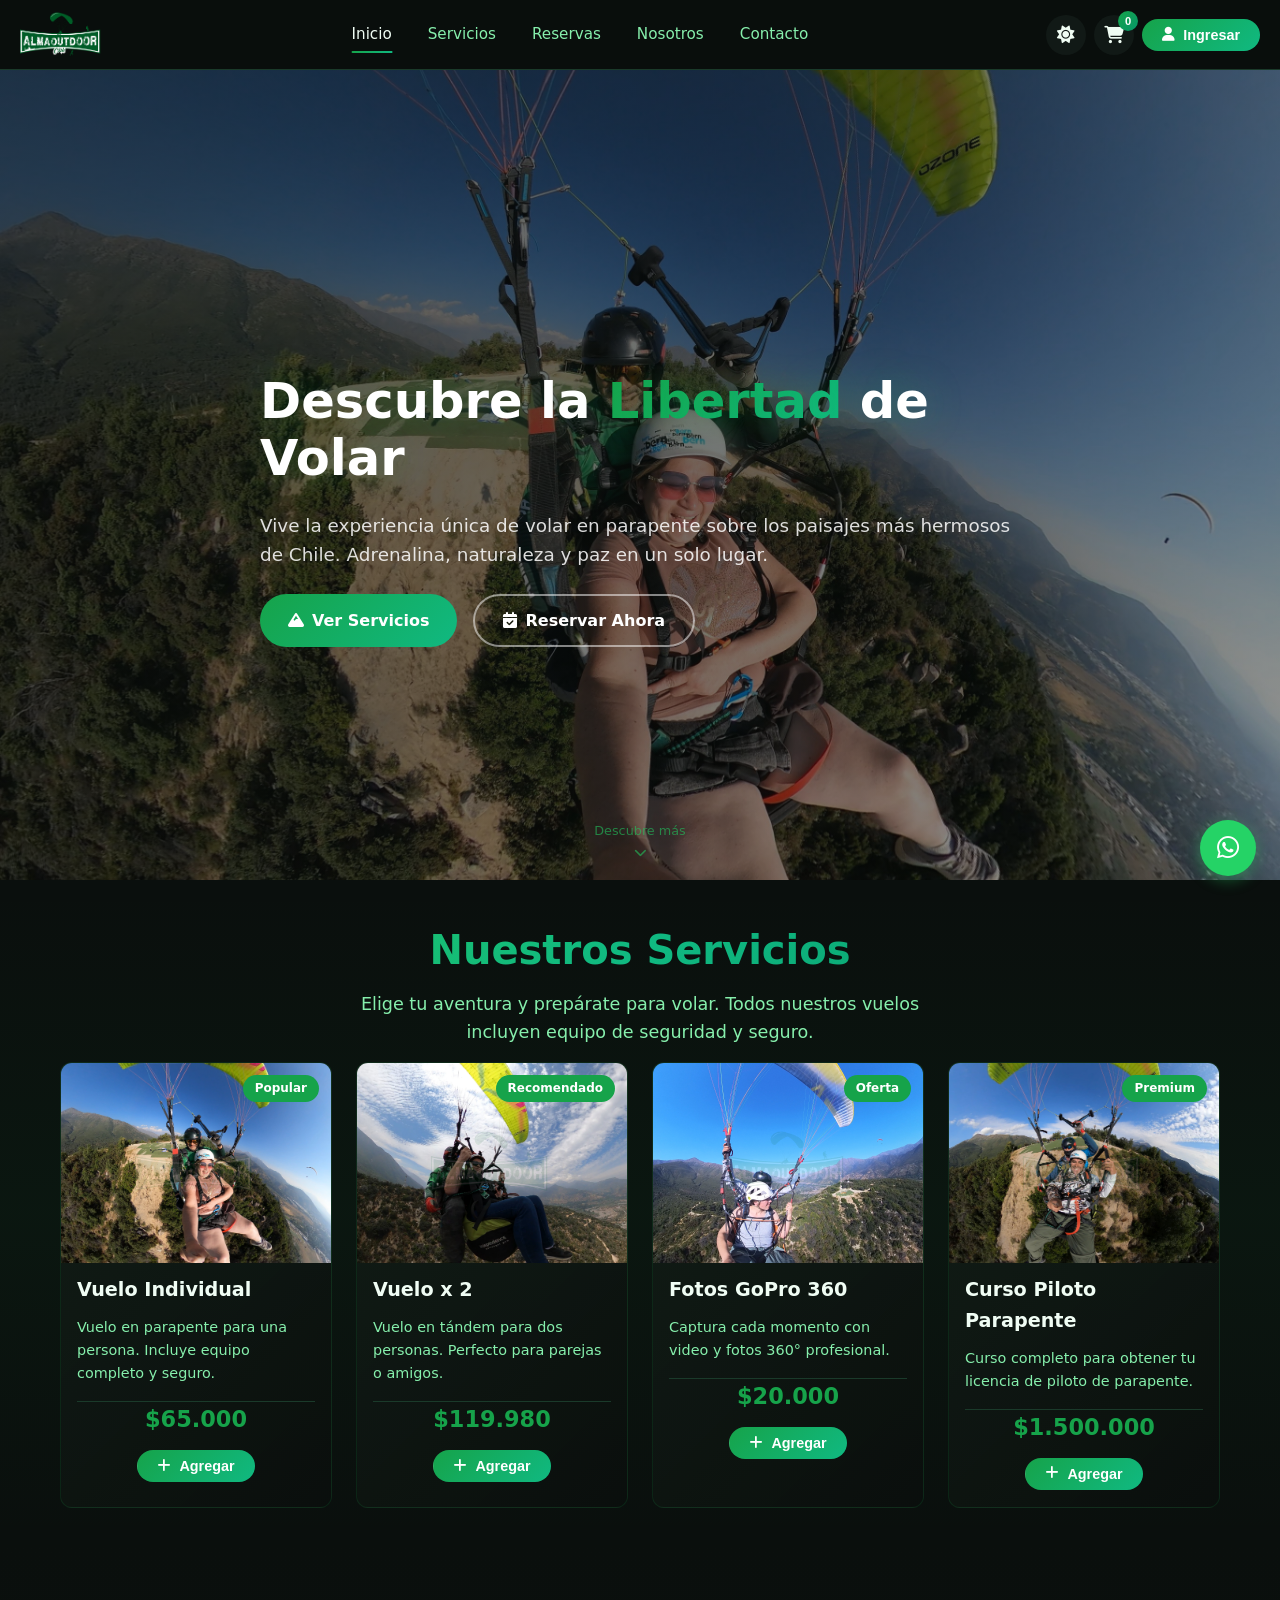
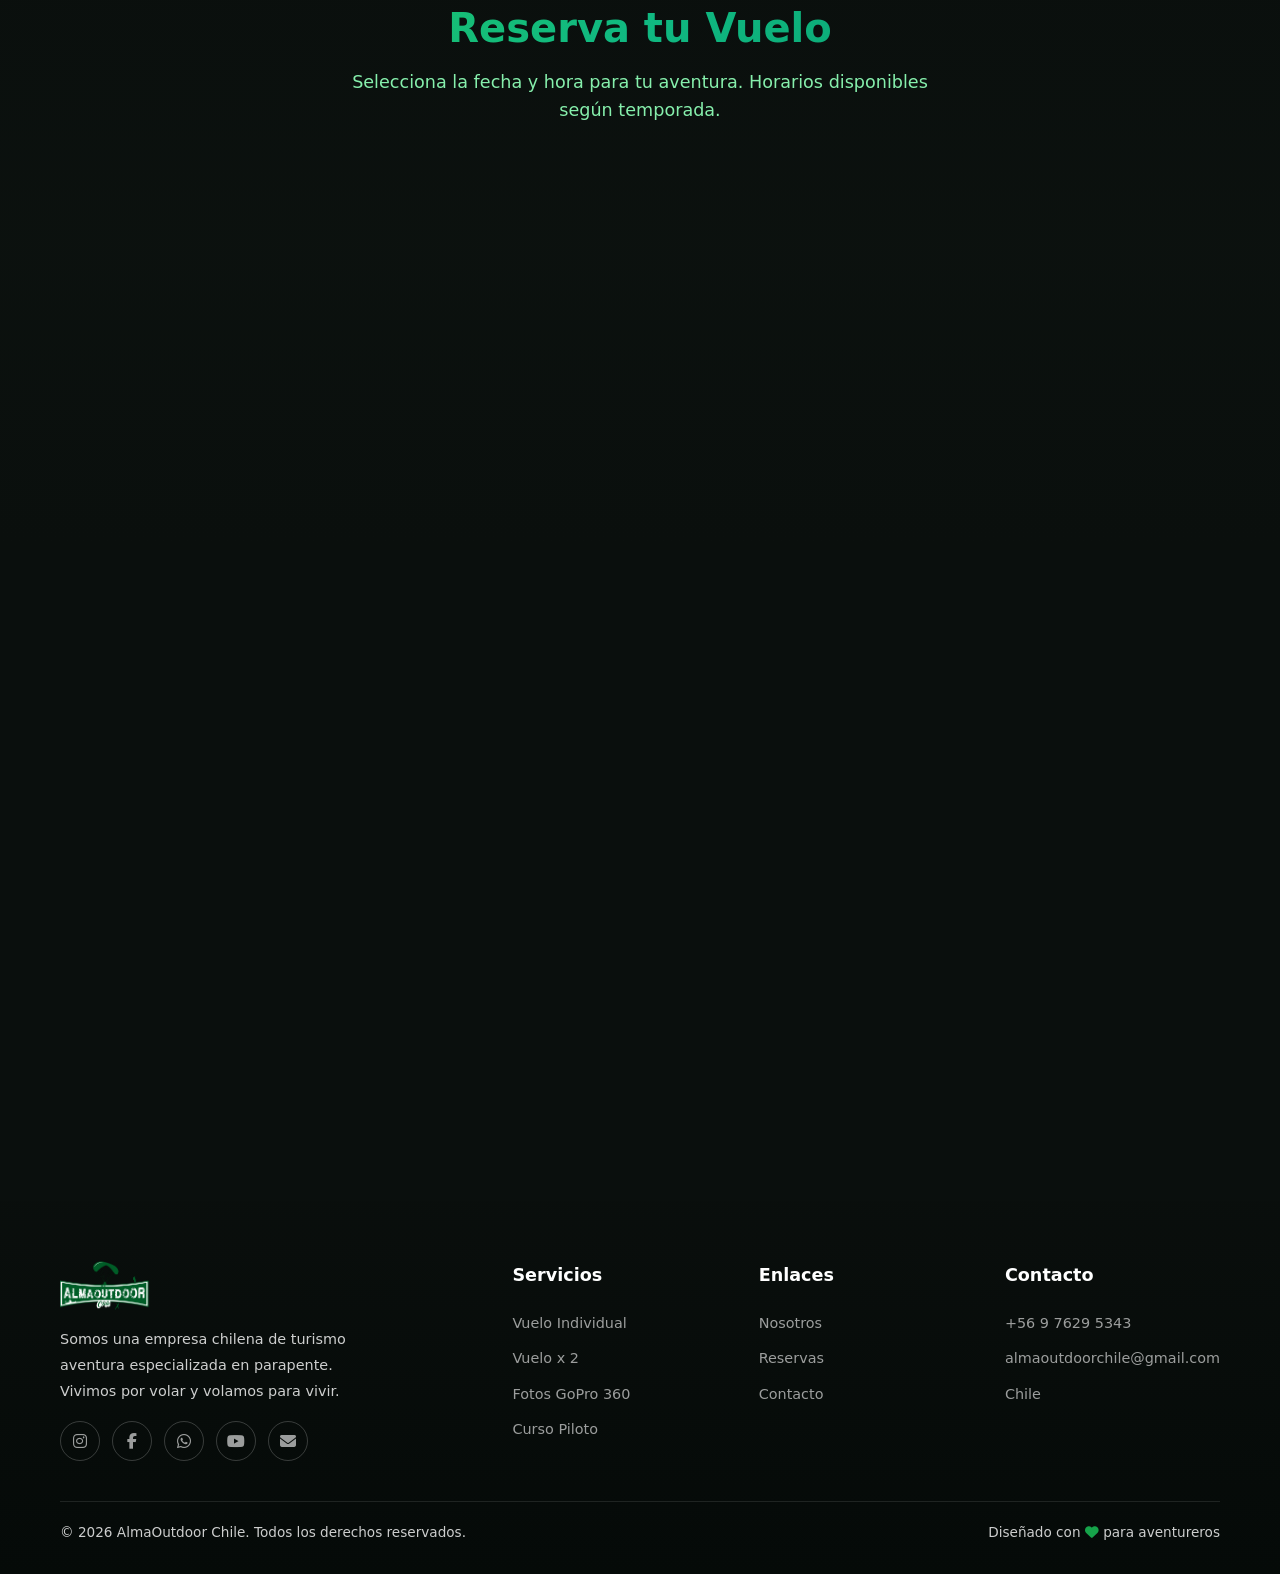
<file: index.html>
<!DOCTYPE html>
<html lang="es" data-theme="dark">

<head>
  <meta charset="UTF-8">
  <meta name="viewport" content="width=device-width, initial-scale=1.0">
  <title>AlmaOutdoor Chile - Turismo Aventura en Parapente</title>
  <meta name="description"
    content="Vive la experiencia del parapente en Chile con AlmaOutdoor. Vuelos individuales, en tándem, cursos y más. Reserva tu aventura ahora.">
  <link rel="icon" type="image/png" href="img/logo/icono.png">
  <link rel="stylesheet" href="https://cdnjs.cloudflare.com/ajax/libs/font-awesome/6.5.1/css/all.min.css">
  <link rel="stylesheet" href="css/styles.css">
</head>

<body>

  <!-- Sky background layers -->
  <div class="sky-layer" id="skyLayer">
    <div class="sky-gradient"></div>
    <div class="stars-container" id="starsContainer"></div>
    <div class="shooting-stars" id="shootingStars"></div>
    <div class="aurora" id="aurora"></div>
    <div class="sun-moon" id="sunMoon"></div>
  </div>

  <!-- Mountains silhouette -->
  <div class="mountains-layer" id="mountainsLayer">
    <svg class="mountains-svg" viewBox="0 0 1440 320" preserveAspectRatio="none">
      <path class="mountain-far"
        d="M0,320 L0,220 Q120,120 240,180 Q360,60 480,160 Q600,40 720,140 Q840,20 960,120 Q1080,60 1200,160 Q1320,80 1440,140 L1440,320 Z" />
      <path class="mountain-mid"
        d="M0,320 L0,260 Q180,180 360,220 Q540,140 720,200 Q900,100 1080,180 Q1260,120 1440,200 L1440,320 Z" />
      <path class="mountain-near" d="M0,320 L0,280 Q240,220 480,260 Q720,180 960,240 Q1200,200 1440,260 L1440,320 Z" />
    </svg>
  </div>

  <!-- Floating clouds -->
  <div class="clouds-layer" id="cloudsLayer"></div>

  <!-- Header -->
  <header class="header" id="header">
    <div class="header-inner">
      <a href="#" class="logo">
        <img src="img/logo/Logo_AlmaOutdoor2.png" alt="AlmaOutdoor Chile">
        <span></span>
      </a>
      <nav class="nav" id="nav">
        <a href="#inicio">Inicio</a>
        <a href="#servicios">Servicios</a>
        <a href="#reservas">Reservas</a>
        <a href="nosotros.html">Nosotros</a>
        <a href="#contacto">Contacto</a>
      </nav>
      <div class="header-actions">
        <button class="theme-toggle" id="themeToggle" aria-label="Cambiar modo oscuro/claro">
          <i class="fas fa-moon"></i>
        </button>
        <button class="cart-btn" id="cartBtn" aria-label="Carrito de compras">
          <i class="fas fa-shopping-cart"></i>
          <span class="cart-count" id="cartCount">0</span>
        </button>
        <button class="btn btn-primary btn-sm" id="loginBtn"><i class="fas fa-user"></i> Ingresar</button>
        <button class="hamburger" id="hamburger" aria-label="Menú">
          <span></span><span></span><span></span>
        </button>
      </div>
    </div>
  </header>

  <!-- Hero -->
  <section class="hero" id="inicio">
    <div class="hero-slideshow" id="heroSlideshow"></div>
    <div class="container hero-content">
      <h1>Descubre la <span>Libertad</span> de Volar</h1>
      <p>Vive la experiencia única de volar en parapente sobre los paisajes más hermosos de Chile. Adrenalina,
        naturaleza y paz en un solo lugar.</p>
      <div class="hero-buttons">
        <a href="#servicios" class="btn btn-primary"><i class="fas fa-mountain"></i> Ver Servicios</a>
        <a href="#reservas" class="btn btn-outline"><i class="fas fa-calendar-check"></i> Reservar Ahora</a>
      </div>
    </div>
    <a href="#servicios" class="hero-scroll" aria-label="Ir a servicios">
      <span>Descubre más</span>
      <i class="fas fa-chevron-down"></i>
    </a>
  </section>

  <!-- Services -->
  <section class="section" id="servicios">
    <div class="container">
      <h2 class="section-title reveal">Nuestros Servicios</h2>
      <p class="section-subtitle reveal">Elige tu aventura y prepárate para volar. Todos nuestros vuelos incluyen equipo
        de seguridad y seguro.</p>
      <div class="services-grid" id="servicesGrid"></div>
    </div>
  </section>

  <!-- Booking -->
  <section class="section booking-section" id="reservas">
    <div class="container">
      <h2 class="section-title reveal">Reserva tu Vuelo</h2>
      <p class="section-subtitle reveal">Selecciona la fecha y hora para tu aventura. Horarios disponibles según
        temporada.</p>
      <div class="booking-grid">
        <div class="booking-left">
          <div class="calendar-container reveal">
            <div class="calendar-header">
              <h3 id="calendarMonthYear"></h3>
              <div class="calendar-nav">
                <button id="prevMonth"><i class="fas fa-chevron-left"></i></button>
                <button id="nextMonth"><i class="fas fa-chevron-right"></i></button>
              </div>
            </div>
            <div class="calendar-weekdays">
              <span>Dom</span><span>Lun</span><span>Mar</span><span>Mié</span><span>Jue</span><span>Vie</span><span>Sáb</span>
            </div>
            <div class="calendar-days" id="calendarDays"></div>
          </div>
          <div class="time-slots reveal" id="timeSlotsContainer">
            <h3><i class="fas fa-clock"></i> Horarios Disponibles</h3>
            <p style="color:var(--text-muted);font-size:0.9rem;margin-bottom:16px;">Selecciona una fecha para ver los
              horarios</p>
            <div class="time-slots-grid" id="timeSlotsGrid"></div>
          </div>
        </div>
        <div class="booking-right">
          <div class="booking-summary reveal">
            <h3><i class="fas fa-file-invoice"></i> Resumen de Reserva</h3>
            <div id="bookingSummaryItems">
              <p style="color:var(--text-muted);font-size:0.9rem;">Selecciona servicios y fecha para continuar</p>
            </div>
            <div class="booking-summary-total" id="bookingTotal">$0</div>
            <button class="btn btn-primary" style="width:100%;margin-top:16px;" id="bookingCheckoutBtn">
              <i class="fas fa-arrow-right"></i> Continuar al Pago
            </button>
          </div>
        </div>
      </div>
    </div>
  </section>

  <!-- Testimonials -->
  <!-- <section class="section" style="background:var(--bg-alt);">
    <div class="container">
      <h2 class="section-title reveal">Lo que dicen nuestros aventureros</h2>
      <p class="section-subtitle reveal">La mejor experiencia de sus vidas, según quienes ya volaron con nosotros.</p>
      <div style="display:grid;grid-template-columns:repeat(auto-fit,minmax(300px,1fr));gap:24px;"
        id="testimonialsGrid">
        <div class="testimonial-card"
          style="background:var(--bg-card);border-radius:var(--radius);padding:24px;border:1px solid var(--border);">
          <div style="display:flex;gap:4px;color:#fbbf24;margin-bottom:12px;">
            <i class="fas fa-star"></i><i class="fas fa-star"></i><i class="fas fa-star"></i><i
              class="fas fa-star"></i><i class="fas fa-star"></i>
          </div>
          <p style="color:var(--text-muted);margin-bottom:16px;font-style:italic;">"Una experiencia increíble, volar
            sobre los Andes fue algo que nunca olvidaré. El equipo de AlmaOutdoor es muy profesional y te hace sentir
            seguro en todo momento."</p>
          <div style="display:flex;align-items:center;gap:12px;">
            <div
              style="width:44px;height:44px;border-radius:50%;background:var(--gradient-1);display:flex;align-items:center;justify-content:center;color:#fff;font-weight:700;">
              MC</div>
            <div><strong>María Campos</strong><br><span style="font-size:0.85rem;color:var(--text-muted);">Vuelo
                Individual</span></div>
          </div>
        </div>
        <div class="testimonial-card"
          style="background:var(--bg-card);border-radius:var(--radius);padding:24px;border:1px solid var(--border);">
          <div style="display:flex;gap:4px;color:#fbbf24;margin-bottom:12px;">
            <i class="fas fa-star"></i><i class="fas fa-star"></i><i class="fas fa-star"></i><i
              class="fas fa-star"></i><i class="fas fa-star"></i>
          </div>
          <p style="color:var(--text-muted);margin-bottom:16px;font-style:italic;">"Hicimos el vuelo en tándem con mi
            pareja y fue mágico. Las fotos con la GoPro 360 quedaron espectaculares. 100% recomendado."</p>
          <div style="display:flex;align-items:center;gap:12px;">
            <div
              style="width:44px;height:44px;border-radius:50%;background:var(--secondary);display:flex;align-items:center;justify-content:center;color:#fff;font-weight:700;">
              PR</div>
            <div><strong>Pedro Rojas</strong><br><span style="font-size:0.85rem;color:var(--text-muted);">Vuelo x 2 +
                Fotos</span></div>
          </div>
        </div>
        <div class="testimonial-card"
          style="background:var(--bg-card);border-radius:var(--radius);padding:24px;border:1px solid var(--border);">
          <div style="display:flex;gap:4px;color:#fbbf24;margin-bottom:12px;">
            <i class="fas fa-star"></i><i class="fas fa-star"></i><i class="fas fa-star"></i><i
              class="fas fa-star"></i><i class="fas fa-star"></i>
          </div>
          <p style="color:var(--text-muted);margin-bottom:16px;font-style:italic;">"Hice el curso de piloto y fue
            transformador. Los instructores son de primer nivel, aprendí mucho y ahora vuelo por mi cuenta. ¡Gracias
            AlmaOutdoor!"</p>
          <div style="display:flex;align-items:center;gap:12px;">
            <div
              style="width:44px;height:44px;border-radius:50%;background:var(--accent);display:flex;align-items:center;justify-content:center;color:#fff;font-weight:700;">
              JL</div>
            <div><strong>Jorge López</strong><br><span style="font-size:0.85rem;color:var(--text-muted);">Curso
                Piloto</span></div>
          </div>
        </div>
      </div>
    </div>
  </section> -->

  <!-- Contact -->
  <section class="section" id="contacto">
    <div class="container">
      <h2 class="section-title reveal">Contáctanos</h2>
      <p class="section-subtitle reveal">¿Tienes dudas? Escríbenos y te responderemos a la brevedad.</p>
      <div class="contact-grid">
        <div class="contact-info reveal">
          <div class="contact-item">
            <div class="contact-item-icon"><i class="fab fa-whatsapp"></i></div>
            <div>
              <h4>WhatsApp</h4>
              <p>+56 9 7629 5343</p>
              <a href="https://wa.me/56976295343" target="_blank" class="btn btn-primary btn-sm"
                style="margin-top:8px;"><i class="fab fa-whatsapp"></i> Escribir ahora</a>
            </div>
          </div>
          <div class="contact-item">
            <div class="contact-item-icon"><i class="fas fa-envelope"></i></div>
            <div>
              <h4>Email</h4>
              <p>almaoutdoorchile@gmail.com</p>
              <a href="mailto:almaoutdoorchile@gmail.com" class="btn btn-secondary btn-sm" style="margin-top:8px;"><i
                  class="fas fa-envelope"></i> Enviar correo</a>
            </div>
          </div>
          <div class="contact-item">
            <div class="contact-item-icon"><i class="fas fa-map-marker-alt"></i></div>
            <div>
              <h4>Ubicación</h4>
              <p>Chile - Disponible en varias regiones</p>
            </div>
          </div>
          <div class="contact-item">
            <div class="contact-item-icon"><i class="fas fa-clock"></i></div>
            <div>
              <h4>Horarios</h4>
              <p><strong>Invierno:</strong> Mié-Dom 12:00-16:00</p>
              <p><strong>Verano:</strong> Mié-Dom 11:00-20:00</p>
            </div>
          </div>
        </div>
        <div class="contact-form reveal">
          <form id="contactForm">
            <div class="form-group">
              <label>Nombre completo</label>
              <input type="text" class="form-control" required placeholder="Tu nombre">
            </div>
            <div class="form-group">
              <label>Email</label>
              <input type="email" class="form-control" required placeholder="tu@email.com">
            </div>
            <div class="form-group">
              <label>Mensaje</label>
              <textarea class="form-control" required placeholder="¿En qué podemos ayudarte?"></textarea>
            </div>
            <button type="submit" class="btn btn-primary" style="width:100%;"><i class="fas fa-paper-plane"></i> Enviar
              Mensaje</button>
          </form>
        </div>
      </div>
    </div>
  </section>

  <!-- Footer -->
  <footer class="footer">
    <div class="container">
      <div class="footer-grid">
        <div class="footer-brand">
          <img src="img/logo/Logo_AlmaOutdoor2.png" alt="AlmaOutdoor Chile">
          <p>Somos una empresa chilena de turismo aventura especializada en parapente. Vivimos por volar y volamos para
            vivir.</p>
          <div class="social-links" style="margin-top:16px;">
            <a href="https://www.instagram.com/almaoutdoor_chile"><i class="fab fa-instagram"></i></a>
            <a href="https://www.facebook.com/AlmaOutdoorChile"><i class="fab fa-facebook-f"></i></a>
            <a href="https://wa.me/56976295343" target="_blank"><i class="fab fa-whatsapp"></i></a>
            <a href="#"><i class="fab fa-youtube"></i></a>
            <a href="mailto:almaoutdoorchile@gmail.com"><i class="fas fa-envelope"></i></a>
          </div>
        </div>
        <div>
          <h4>Servicios</h4>
          <ul class="footer-links">
            <li><a href="#servicios">Vuelo Individual</a></li>
            <li><a href="#servicios">Vuelo x 2</a></li>
            <li><a href="#servicios">Fotos GoPro 360</a></li>
            <li><a href="#servicios">Curso Piloto</a></li>
          </ul>
        </div>
        <div>
          <h4>Enlaces</h4>
          <ul class="footer-links">
            <li><a href="nosotros.html">Nosotros</a></li>
            <li><a href="#reservas">Reservas</a></li>
            <li><a href="#contacto">Contacto</a></li>
          </ul>
        </div>
        <div>
          <h4>Contacto</h4>
          <ul class="footer-links">
            <li><a href="https://wa.me/56976295343" target="_blank">+56 9 7629 5343</a></li>
            <li><a href="mailto:almaoutdoorchile@gmail.com">almaoutdoorchile@gmail.com</a></li>
            <li><a href="#">Chile</a></li>
          </ul>
        </div>
      </div>
      <div class="footer-bottom">
        <span>&copy; 2026 AlmaOutdoor Chile. Todos los derechos reservados.</span>
        <span>Diseñado con <i class="fas fa-heart" style="color:var(--primary);"></i> para aventureros</span>
      </div>
    </div>
  </footer>

  <!-- WhatsApp Float -->
  <button class="whatsapp-float" id="whatsappFloat" aria-label="Chat de WhatsApp">
    <i class="fab fa-whatsapp"></i>
  </button>

  <!-- WhatsApp Chat Widget -->
  <div class="chat-widget" id="chatWidget">
    <div class="chat-header">
      <div class="chat-header-avatar"><i class="fab fa-whatsapp"></i></div>
      <div class="chat-header-info">
        <h4>AlmaOutdoor Chile</h4>
        <p>Online - Respondemos al instante</p>
      </div>
      <button class="chat-close" id="chatClose"><i class="fas fa-times"></i></button>
    </div>
    <div class="chat-messages" id="chatMessages">
      <div class="chat-msg bot">¡Hola! 👋 Soy el asistente de AlmaOutdoor Chile. ¿En qué puedo ayudarte? Puedo consultar
        disponibilidad, ayudarte a reservar o responder tus dudas.</div>
    </div>
    <div class="chat-input-area">
      <input type="text" id="chatInput" placeholder="Escribe tu mensaje..." autocomplete="off">
      <button class="chat-send-btn" id="chatSend"><i class="fas fa-paper-plane"></i></button>
    </div>
  </div>

  <!-- Cart Modal -->
  <div class="modal" id="cartModal">
    <div class="modal-overlay" data-close="cartModal"></div>
    <div class="modal-content">
      <div class="modal-header">
        <h2><i class="fas fa-shopping-cart"></i> Tu Carrito</h2>
        <button class="modal-close" data-close="cartModal"><i class="fas fa-times"></i></button>
      </div>
      <div class="cart-items" id="cartItems"></div>
      <div class="cart-total">
        <span>Total</span>
        <span id="cartTotalAmount">$0</span>
      </div>
      <button class="btn btn-primary" style="width:100%;" id="cartCheckoutBtn">
        <i class="fas fa-arrow-right"></i> Proceder al Pago
      </button>
    </div>
  </div>

  <!-- Booking/Payment Modal -->
  <div class="modal" id="paymentModal">
    <div class="modal-overlay" data-close="paymentModal"></div>
    <div class="modal-content modal-lg">
      <div class="modal-header">
        <h2 id="paymentModalTitle"><i class="fas fa-credit-card"></i> Finalizar Compra</h2>
        <button class="modal-close" data-close="paymentModal"><i class="fas fa-times"></i></button>
      </div>
      <div class="steps" id="paymentSteps">
        <div class="step active" data-step="1"><span class="step-number">1</span> Datos</div>
        <div class="step" data-step="2"><span class="step-number">2</span> Pago</div>
        <div class="step" data-step="3"><span class="step-number">3</span> Confirmación</div>
      </div>
      <!-- Step 1: Billing data -->
      <div class="payment-step" id="paymentStep1">
        <h3 style="margin-bottom:16px;">Datos de Facturación</h3>
        <form id="billingForm" class="billing-form">
          <div class="form-group">
            <label>Nombres *</label>
            <input type="text" class="form-control" id="billingNombres" required>
          </div>
          <div class="form-group">
            <label>Apellidos *</label>
            <input type="text" class="form-control" id="billingApellidos" required>
          </div>
          <div class="form-group">
            <label>RUT *</label>
            <input type="text" class="form-control" id="billingRut" required placeholder="12.345.678-9">
          </div>
          <div class="form-group">
            <label>País *</label>
            <select class="form-control" id="billingPais" required>
              <option value="">Seleccionar país</option>
            </select>
          </div>
          <div class="form-group">
            <label>Región *</label>
            <select class="form-control" id="billingRegion" required>
              <option value="">Seleccionar región</option>
            </select>
          </div>
          <div class="form-group">
            <label>Comuna *</label>
            <select class="form-control" id="billingComuna" required>
              <option value="">Seleccionar comuna</option>
            </select>
          </div>
          <div class="form-group">
            <label>Dirección *</label>
            <input type="text" class="form-control" id="billingDireccion" required>
          </div>
          <div class="form-group">
            <label>Ciudad *</label>
            <input type="text" class="form-control" id="billingCiudad" required>
          </div>
          <div class="form-group full-width">
            <label>Email *</label>
            <input type="email" class="form-control" id="billingEmail" required value="almaoutdoorchile@gmail.com">
          </div>
          <div class="form-group full-width">
            <label>Teléfono *</label>
            <input type="tel" class="form-control" id="billingTelefono" required>
          </div>
          <div class="full-width" style="display:flex;gap:12px;margin-top:8px;">
            <button type="button" class="btn btn-secondary" data-close="paymentModal"><i class="fas fa-times"></i>
              Cancelar</button>
            <button type="submit" class="btn btn-primary" style="flex:1;"><i class="fas fa-arrow-right"></i> Continuar
              al Pago</button>
          </div>
        </form>
      </div>
      <!-- Step 2: Payment -->
      <div class="payment-step" id="paymentStep2" style="display:none;">
        <h3 style="margin-bottom:8px;">Método de Pago</h3>
        <p style="color:var(--text-muted);margin-bottom:16px;">Selecciona tu método de pago preferido</p>
        <div class="payment-methods">
          <div class="payment-method" data-method="visa" onclick="selectPayment(this)">
            <i class="fab fa-cc-visa"></i>
            Visa
          </div>
          <div class="payment-method" data-method="mastercard" onclick="selectPayment(this)">
            <i class="fab fa-cc-mastercard"></i>
            Mastercard
          </div>
          <div class="payment-method" data-method="redcompra" onclick="selectPayment(this)">
            <i class="fas fa-credit-card"></i>
            Red Compra
          </div>
          <div class="payment-method" data-method="amex" onclick="selectPayment(this)">
            <i class="fab fa-cc-amex"></i>
            American Express
          </div>
          <div class="payment-method" data-method="diners" onclick="selectPayment(this)">
            <i class="fas fa-credit-card"></i>
            Diners
          </div>
          <div class="payment-method" data-method="magna" onclick="selectPayment(this)">
            <i class="fas fa-credit-card"></i>
            Magna
          </div>
          <div class="payment-method" data-method="khipu" onclick="selectPayment(this)">
            <i class="fas fa-university"></i>
            Khipu
          </div>
          <div class="payment-method" data-method="bancame" onclick="selectPayment(this)">
            <i class="fas fa-coins"></i>
            Banca.me
          </div>
          <div class="payment-method" data-method="onepay" onclick="selectPayment(this)">
            <i class="fas fa-wallet"></i>
            Onepay
          </div>
          <div class="payment-method" data-method="mach" onclick="selectPayment(this)">
            <i class="fas fa-mobile-alt"></i>
            MACH
          </div>
          <div class="payment-method" data-method="bci" onclick="selectPayment(this)">
            <i class="fas fa-mobile-alt"></i>
            BCI
          </div>
        </div>
        <div id="paymentSummary"
          style="background:var(--bg-alt);border-radius:var(--radius-sm);padding:16px;margin:16px 0;">
          <h4>Resumen de Compra</h4>
          <div id="paymentSummaryItems"></div>
          <div
            style="display:flex;justify-content:space-between;font-size:1.2rem;font-weight:800;color:var(--primary);margin-top:12px;padding-top:12px;border-top:1px solid var(--border);">
            <span>Total a pagar:</span>
            <span id="paymentTotal">$0</span>
          </div>
        </div>
        <div style="display:flex;gap:12px;">
          <button class="btn btn-secondary" onclick="showPaymentStep(1)"><i class="fas fa-arrow-left"></i>
            Volver</button>
          <button class="btn btn-primary" style="flex:1;" id="payBtn"><i class="fas fa-lock"></i> Pagar con
            Flow</button>
        </div>
      </div>
      <!-- Step 3: Confirmation -->
      <div class="payment-step" id="paymentStep3" style="display:none;">
        <div style="text-align:center;padding:40px 0;">
          <div style="font-size:4rem;color:#22c55e;margin-bottom:20px;"><i class="fas fa-check-circle"></i></div>
          <h2 style="margin-bottom:12px;">¡Pago Exitoso!</h2>
          <p style="color:var(--text-muted);margin-bottom:8px;">Tu reserva ha sido confirmada.</p>
          <p style="color:var(--text-muted);margin-bottom:24px;">Recibirás los detalles en tu correo y WhatsApp.</p>
          <div id="confirmationDetails"
            style="background:var(--bg-alt);border-radius:var(--radius);padding:20px;text-align:left;margin-bottom:24px;">
          </div>
          <button class="btn btn-primary" data-close="paymentModal"><i class="fas fa-check"></i> Cerrar</button>
        </div>
      </div>
    </div>
  </div>

  <!-- Auth Modal -->
  <div class="modal" id="authModal">
    <div class="modal-overlay" data-close="authModal"></div>
    <div class="modal-content" style="max-width:420px;">
      <div class="modal-header">
        <h2><i class="fas fa-user-lock"></i> Acceder</h2>
        <button class="modal-close" data-close="authModal"><i class="fas fa-times"></i></button>
      </div>
      <div class="auth-tabs">
        <button class="auth-tab active" data-tab="login">Iniciar Sesión</button>
        <button class="auth-tab" data-tab="register">Registrarse</button>
      </div>
      <!-- Login -->
      <form class="auth-form active" id="loginForm">
        <div class="form-group">
          <label>Email</label>
          <input type="email" class="form-control" id="loginEmail" required placeholder="tu@email.com">
        </div>
        <div class="form-group">
          <label>Código de 6 dígitos</label>
          <input type="text" class="form-control" id="loginCode" required placeholder="Ingresa el código recibido"
            maxlength="6" pattern="[0-9]{6}">
        </div>
        <button type="submit" class="btn btn-primary" style="width:100%;"><i class="fas fa-sign-in-alt"></i>
          Ingresar</button>
        <p style="text-align:center;margin-top:12px;font-size:0.85rem;color:var(--text-muted);">
          ¿No tienes código? <a href="#" id="requestCodeLink">Solicitar código</a>
        </p>
      </form>
      <!-- Register -->
      <form class="auth-form" id="registerForm">
        <div class="form-group">
          <label>Nombres</label>
          <input type="text" class="form-control" required>
        </div>
        <div class="form-group">
          <label>Apellidos</label>
          <input type="text" class="form-control" required>
        </div>
        <div class="form-group">
          <label>Email</label>
          <input type="email" class="form-control" required>
        </div>
        <div class="form-group">
          <label>Teléfono</label>
          <input type="tel" class="form-control" required>
        </div>
        <button type="submit" class="btn btn-primary" style="width:100%;"><i class="fas fa-user-plus"></i>
          Registrarse</button>
      </form>
    </div>
  </div>

  <!-- Lightbox -->
  <div class="lightbox" id="lightbox">
    <div class="lightbox-overlay" data-close="lightbox"></div>
    <button class="lightbox-nav prev" id="lbPrev"><i class="fas fa-chevron-left"></i></button>
    <button class="lightbox-nav next" id="lbNext"><i class="fas fa-chevron-right"></i></button>
    <button class="lightbox-close" data-close="lightbox"><i class="fas fa-times"></i></button>
    <div class="lightbox-content" id="lightboxContent"></div>
  </div>

  <script src="js/app.js"></script>
</body>

</html>
</file>
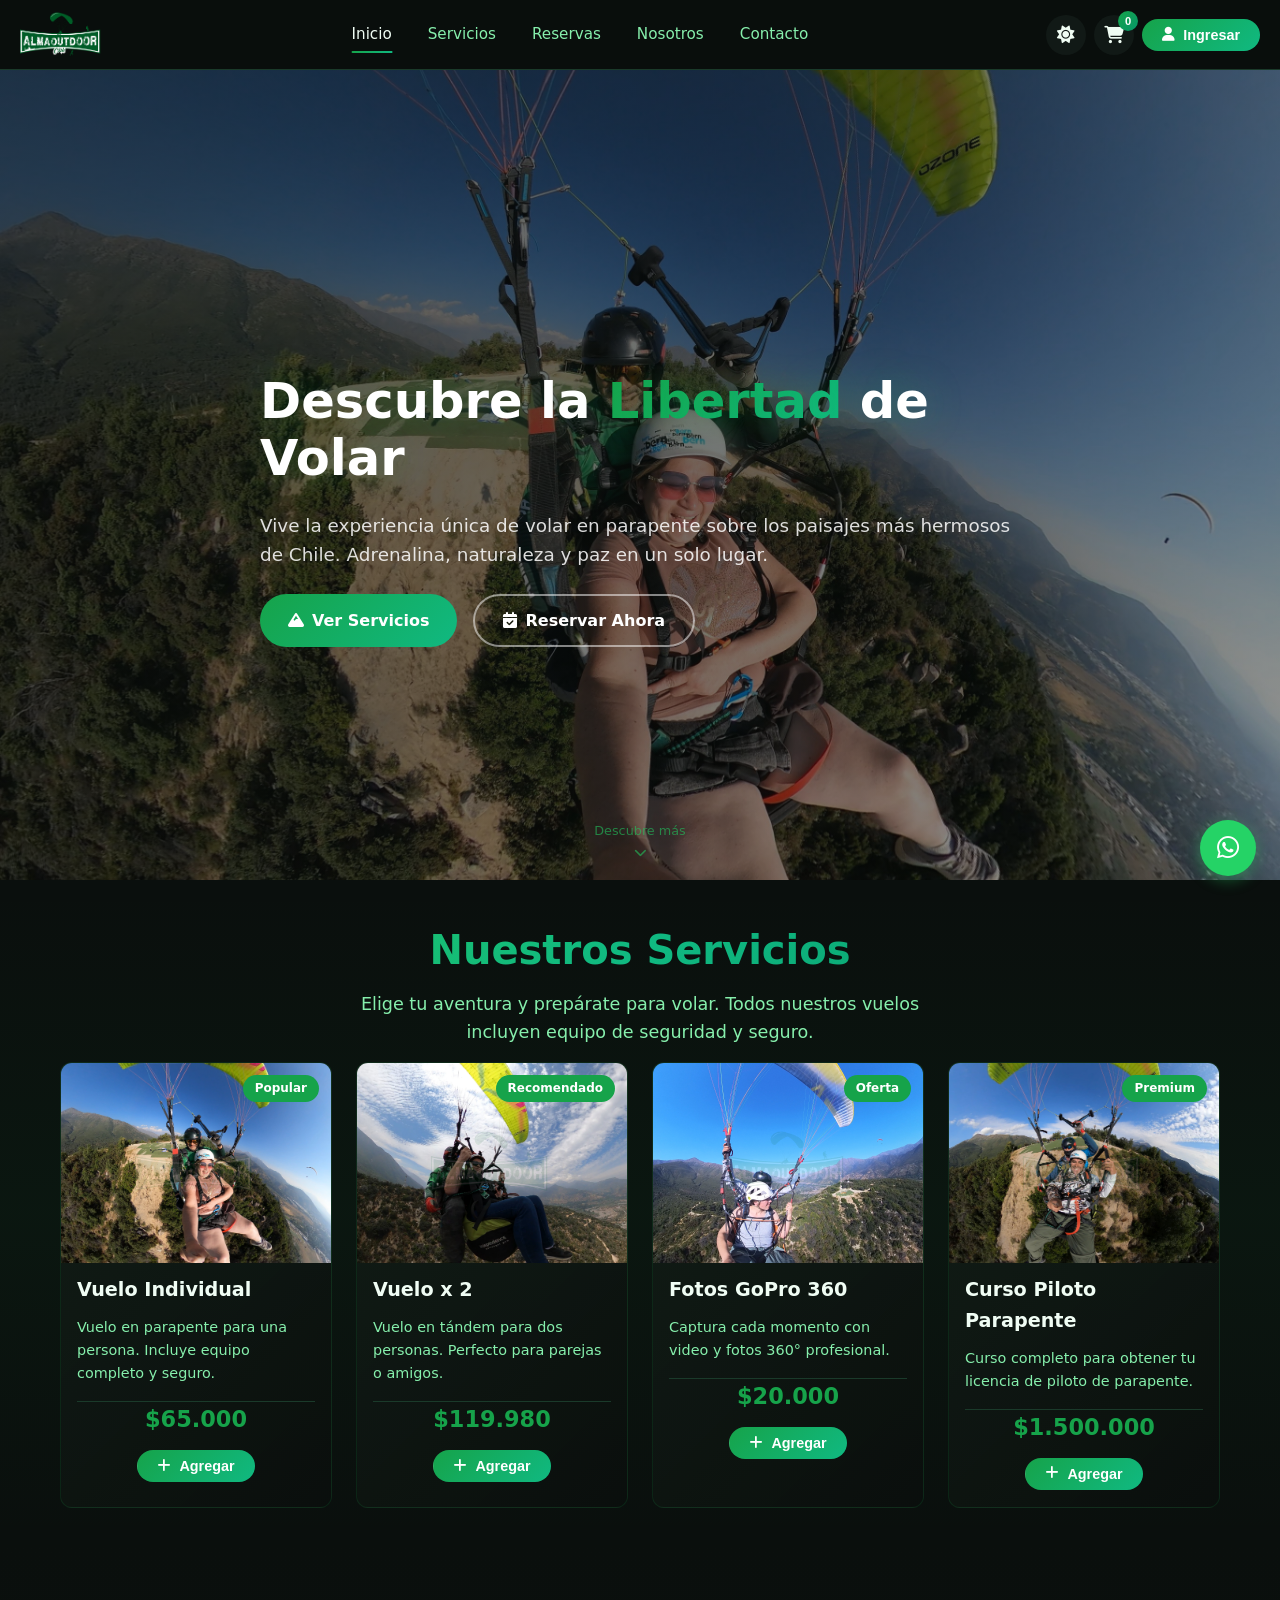
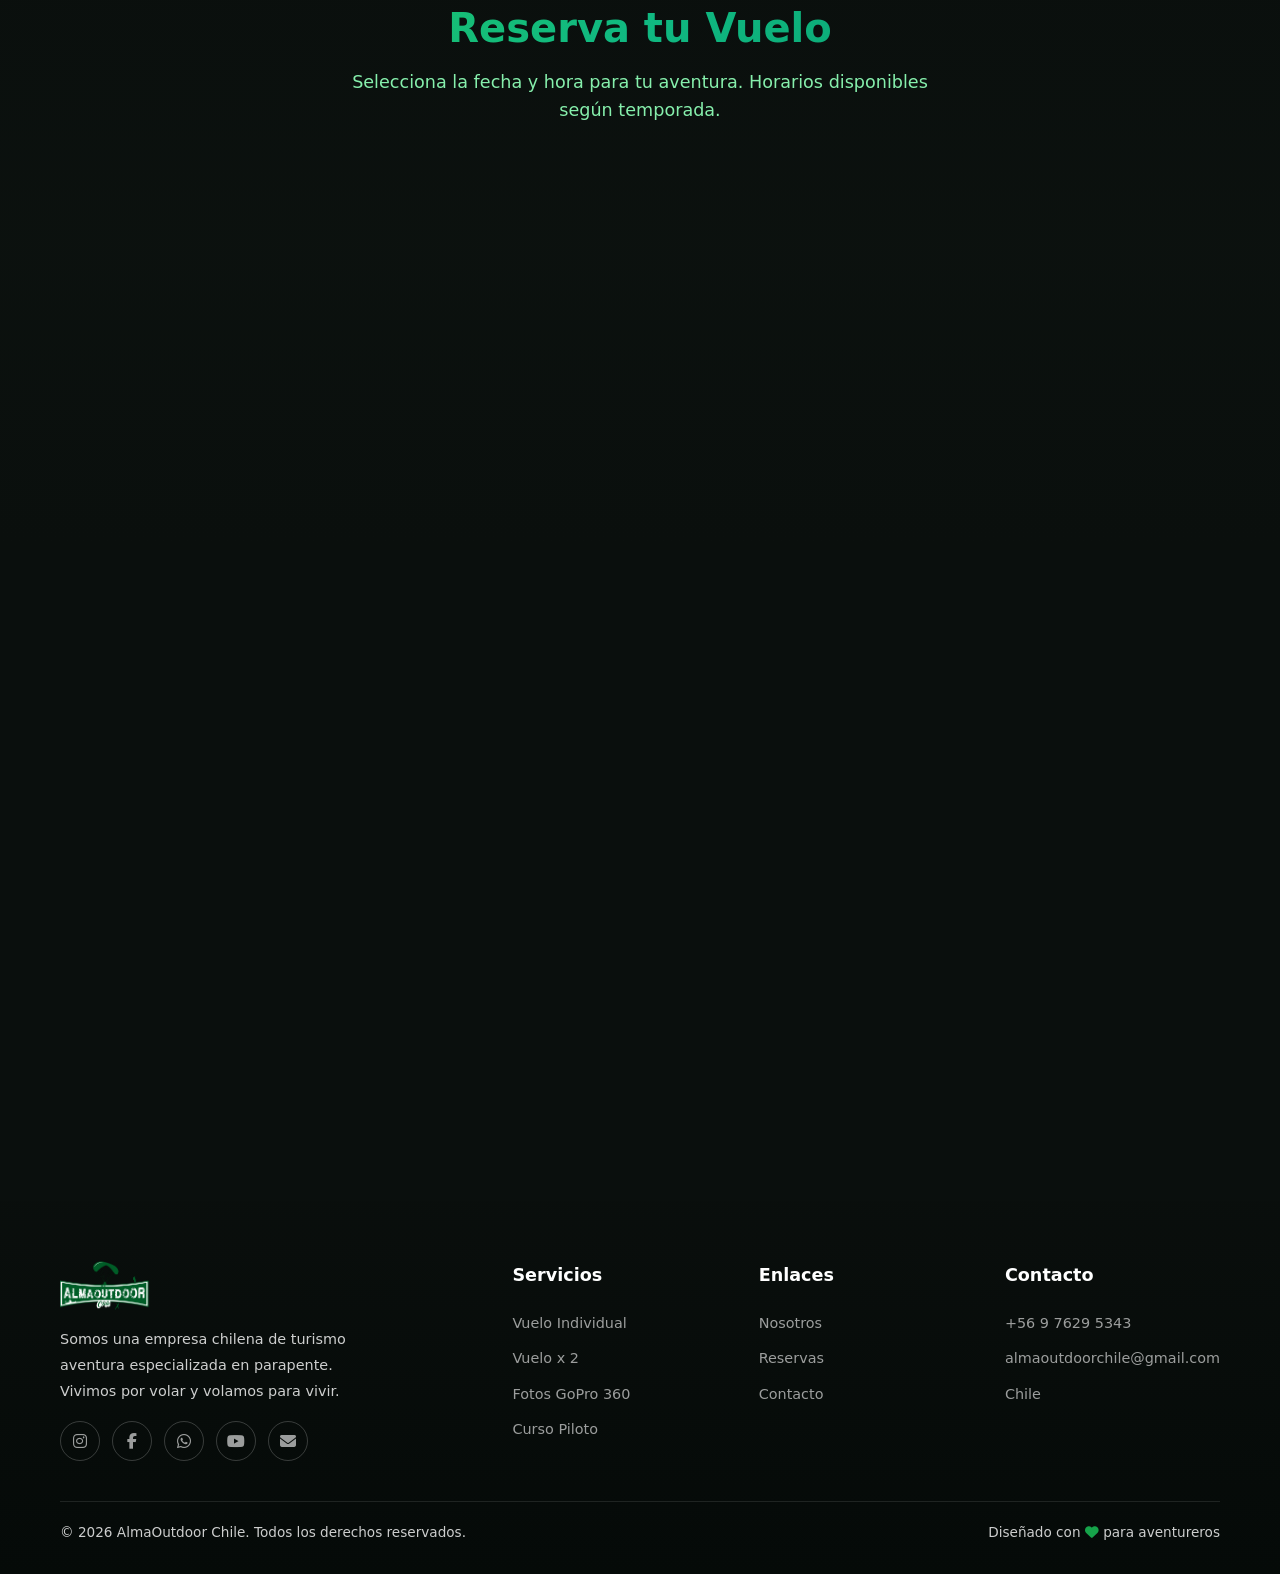
<file: admin.html>
<!DOCTYPE html>
<html lang="es" data-theme="dark">
<head>
  <meta charset="UTF-8">
  <meta name="viewport" content="width=device-width, initial-scale=1.0">
  <title>Panel Admin - AlmaOutdoor Chile</title>
  <link rel="icon" type="image/png" href="img/logo/icono.png">
  <link rel="stylesheet" href="https://cdnjs.cloudflare.com/ajax/libs/font-awesome/6.5.1/css/all.min.css">
  <link rel="stylesheet" href="css/styles.css">
</head>
<body>
<div class="admin-layout">
  <aside class="admin-sidebar">
    <h2><img src="img/logo/Logo_AlmaOutdoor2.png" alt="AlmaOutdoor"> Admin</h2>
    <ul class="admin-nav">
      <li><a href="#" class="active" data-section="dashboard"><i class="fas fa-chart-pie"></i> Dashboard</a></li>
      <li><a href="#" data-section="galeria"><i class="fas fa-images"></i> Galería</a></li>
      <li><a href="#" data-section="reservas"><i class="fas fa-calendar-alt"></i> Reservas</a></li>
      <li><a href="#" data-section="reportes"><i class="fas fa-file-invoice-dollar"></i> Reportes</a></li>
      <li><a href="#" data-section="usuarios"><i class="fas fa-users"></i> Usuarios</a></li>
      <li><a href="index.html"><i class="fas fa-arrow-left"></i> Volver al Sitio</a></li>
      <li><a href="#" id="adminLogout"><i class="fas fa-sign-out-alt"></i> Cerrar Sesión</a></li>
    </ul>
  </aside>
  <main class="admin-main">
    <div class="admin-header">
      <h1 id="adminPageTitle">Dashboard</h1>
      <button class="btn btn-primary btn-sm" id="themeToggleAdmin"><i class="fas fa-moon"></i></button>
    </div>

    <!-- Dashboard -->
    <section id="section-dashboard">
      <div class="admin-grid">
        <div class="admin-card"><h3>Ventas Totales</h3><div class="value" id="totalSales">$0</div></div>
        <div class="admin-card"><h3>Reservas Hoy</h3><div class="value" id="todayBookings">0</div></div>
        <div class="admin-card"><h3>Usuarios Registrados</h3><div class="value" id="totalUsers">0</div></div>
        <div class="admin-card"><h3>Ingresos del Mes</h3><div class="value" id="monthlyIncome">$0</div></div>
      </div>
      <div style="background:var(--bg-card);border-radius:var(--radius);padding:24px;border:1px solid var(--border);">
        <h3 style="margin-bottom:16px;">Últimas Reservas</h3>
        <table class="admin-table">
          <thead><tr><th>Cliente</th><th>Servicio</th><th>Fecha</th><th>Hora</th><th>Total</th><th>Estado</th></tr></thead>
          <tbody id="dashboardTableBody"></tbody>
        </table>
      </div>
    </section>

    <!-- Galería -->
    <section id="section-galeria" style="display:none;">
      <div style="margin-bottom:24px;">
        <div class="upload-area" id="uploadArea">
          <i class="fas fa-cloud-upload-alt"></i>
          <p>Arrastra y suelta imágenes aquí o haz clic para seleccionar</p>
          <p style="font-size:0.85rem;color:var(--text-muted);margin-top:8px;">Puedes seleccionar múltiples imágenes a la vez</p>
          <input type="file" id="fileInput" multiple accept="image/*" style="display:none;">
        </div>
        <div style="margin-top:12px;display:flex;gap:12px;align-items:center;flex-wrap:wrap;">
          <select class="form-control" id="galleryUserSelect" style="max-width:200px;">
            <option value="all">Todos los usuarios</option>
          </select>
          <button class="btn btn-primary btn-sm" id="assignToUserBtn"><i class="fas fa-user-check"></i> Asignar a usuario</button>
          <button class="btn btn-secondary btn-sm" id="addWatermarkBtn"><i class="fas fa-water"></i> Aplicar marca de agua</button>
        </div>
      </div>
      <div class="gallery-grid-user" id="adminGalleryGrid">
        <p style="color:var(--text-muted);">Sube imágenes para verlas aquí</p>
      </div>
    </section>

    <!-- Reservas -->
    <section id="section-reservas" style="display:none;">
      <div class="report-filters">
        <input type="date" class="form-control" id="reservasFilterDate" style="max-width:200px;">
        <select class="form-control" id="reservasFilterStatus" style="max-width:150px;">
          <option value="all">Todos</option><option value="confirmada">Confirmada</option><option value="pendiente">Pendiente</option><option value="cancelada">Cancelada</option>
        </select>
        <button class="btn btn-primary btn-sm" id="filterReservasBtn"><i class="fas fa-search"></i> Filtrar</button>
      </div>
      <div style="background:var(--bg-card);border-radius:var(--radius);padding:24px;border:1px solid var(--border);">
        <h3 style="margin-bottom:16px;">Todas las Reservas</h3>
        <table class="admin-table">
          <thead><tr><th>Cliente</th><th>Servicio</th><th>Fecha</th><th>Hora</th><th>Total</th><th>Estado</th><th>Acciones</th></tr></thead>
          <tbody id="reservasTableBody"></tbody>
        </table>
      </div>
    </section>

    <!-- Reportes -->
    <section id="section-reportes" style="display:none;">
      <div class="report-filters">
        <select class="form-control" id="reportMonth" style="max-width:150px;">
          <option value="1">Enero</option><option value="2">Febrero</option><option value="3">Marzo</option><option value="4">Abril</option><option value="5">Mayo</option><option value="6">Junio</option>
          <option value="7">Julio</option><option value="8">Agosto</option><option value="9">Septiembre</option><option value="10">Octubre</option><option value="11">Noviembre</option><option value="12">Diciembre</option>
        </select>
        <select class="form-control" id="reportYear" style="max-width:120px;">
          <option value="2025">2025</option><option value="2026" selected>2026</option><option value="2027">2027</option>
        </select>
        <button class="btn btn-primary btn-sm" id="generateReportBtn"><i class="fas fa-file-export"></i> Generar Reporte</button>
        <button class="btn btn-secondary btn-sm" id="exportReportBtn"><i class="fas fa-download"></i> Exportar</button>
      </div>
      <div class="admin-grid" id="reportSummary">
        <div class="admin-card"><h3>Total Ventas</h3><div class="value" id="reportTotalSales">$0</div></div>
        <div class="admin-card"><h3>N° Reservas</h3><div class="value" id="reportTotalBookings">0</div></div>
        <div class="admin-card"><h3>Servicio más vendido</h3><div class="value" id="reportTopService" style="font-size:1.2rem;">-</div></div>
        <div class="admin-card"><h3>Horas ocupadas</h3><div class="value" id="reportHoursUsed" style="font-size:1.2rem;">0</div></div>
      </div>
      <div style="background:var(--bg-card);border-radius:var(--radius);padding:24px;border:1px solid var(--border);margin-top:20px;">
        <h3 style="margin-bottom:16px;">Detalle de Ventas</h3>
        <table class="admin-table">
          <thead><tr><th>Fecha</th><th>Cliente</th><th>Servicio</th><th>Monto</th><th>Método Pago</th></tr></thead>
          <tbody id="reportTableBody"></tbody>
        </table>
      </div>
    </section>

    <!-- Usuarios -->
    <section id="section-usuarios" style="display:none;">
      <div style="background:var(--bg-card);border-radius:var(--radius);padding:24px;border:1px solid var(--border);">
        <h3 style="margin-bottom:16px;">Usuarios Registrados</h3>
        <table class="admin-table">
          <thead><tr><th>Nombre</th><th>Email</th><th>Teléfono</th><th>Registro</th><th>Acciones</th></tr></thead>
          <tbody id="usersTableBody"></tbody>
        </table>
      </div>
    </section>
  </main>
</div>

<script>
/* ======================== ADMIN STATE ======================== */
const CONFIG = {
  whatsapp: '+56976295343',
  email: 'almaoutdoorchile@gmail.com',
  adminEmail: 'almaoutdoorchile@gmail.com',
  adminPass: '123456'
};

const SERVICES = [
  { id: 1, name: 'Vuelo Individual', price: 65000 },
  { id: 2, name: 'Vuelo x 2', price: 119980 },
  { id: 3, name: 'Fotos GoPro 360', price: 20000 },
  { id: 4, name: 'Curso Piloto Parapente', price: 1500000 }
];

let adminState = {
  users: JSON.parse(localStorage.getItem('almaoutdoor_users') || '[]'),
  bookings: (function() { try { const s = JSON.parse(localStorage.getItem('almaoutdoor_state') || '{}'); return s.bookings || {}; } catch(e) { return {}; } })(),
  sales: JSON.parse(localStorage.getItem('almaoutdoor_sales') || '[]'),
  gallery: JSON.parse(localStorage.getItem('almaoutdoor_gallery') || '[]'),
  uploadedImages: []
};

function formatCurrency(n) { return '$' + Math.round(n).toString().replace(/\B(?=(\d{3})+(?!\d))/g, '.'); }

/* Check auth */
(function() {
  const saved = localStorage.getItem('almaoutdoor_state');
  if (saved) {
    const st = JSON.parse(saved);
    if (!st.user || st.user.role !== 'admin') {
      window.location.href = 'index.html';
    }
  } else {
    window.location.href = 'index.html';
  }
})();

/* Navigation */
document.querySelectorAll('.admin-nav a[data-section]').forEach(a => {
  a.addEventListener('click', function(e) {
    e.preventDefault();
    document.querySelectorAll('.admin-nav a').forEach(x => x.classList.remove('active'));
    this.classList.add('active');
    document.querySelectorAll('.admin-main section[id^="section-"]').forEach(s => s.style.display = 'none');
    document.getElementById('section-' + this.dataset.section).style.display = 'block';
    document.getElementById('adminPageTitle').textContent = this.textContent.trim();
  });
});

/* Theme */
(function() {
  const saved = localStorage.getItem('almaoutdoor_theme');
  const html = document.documentElement;
  if (saved) html.dataset.theme = saved;
  document.getElementById('themeToggleAdmin').addEventListener('click', () => {
    const isDark = html.dataset.theme === 'dark';
    html.dataset.theme = isDark ? 'light' : 'dark';
    document.getElementById('themeToggleAdmin').innerHTML = isDark ? '<i class="fas fa-moon"></i>' : '<i class="fas fa-sun"></i>';
    localStorage.setItem('almaoutdoor_theme', html.dataset.theme);
  });
  document.getElementById('themeToggleAdmin').innerHTML = html.dataset.theme === 'dark' ? '<i class="fas fa-sun"></i>' : '<i class="fas fa-moon"></i>';
})();

/* Logout */
document.getElementById('adminLogout').addEventListener('click', function(e) {
  e.preventDefault();
  const saved = JSON.parse(localStorage.getItem('almaoutdoor_state') || '{}');
  saved.user = null;
  localStorage.setItem('almaoutdoor_state', JSON.stringify(saved));
  window.location.href = 'index.html';
});

/* Dashboard */
function renderDashboard() {
  const sales = adminState.sales;
  const total = sales.reduce((a, s) => a + s.total, 0);
  document.getElementById('totalSales').textContent = formatCurrency(total);

  const today = new Date().toISOString().split('T')[0];
  const todayBookings = sales.filter(s => s.date === today);
  document.getElementById('todayBookings').textContent = todayBookings.length;

  document.getElementById('totalUsers').textContent = adminState.users.length;

  const thisMonth = new Date().getMonth();
  const thisYear = new Date().getFullYear();
  const monthly = sales.filter(s => {
    const d = new Date(s.date);
    return d.getMonth() === thisMonth && d.getFullYear() === thisYear;
  });
  document.getElementById('monthlyIncome').textContent = formatCurrency(monthly.reduce((a, s) => a + s.total, 0));

  const tbody = document.getElementById('dashboardTableBody');
  const recent = sales.slice(-10).reverse();
  tbody.innerHTML = recent.map(s => `
    <tr>
      <td>${s.client}</td>
      <td>${s.services}</td>
      <td>${s.date}</td>
      <td>${s.time || '-'}</td>
      <td>${formatCurrency(s.total)}</td>
      <td><span class="avail-badge available">Confirmada</span></td>
    </tr>
  `).join('');
}

/* Gallery upload */
document.getElementById('uploadArea').addEventListener('click', () => {
  document.getElementById('fileInput').click();
});
document.getElementById('uploadArea').addEventListener('dragover', (e) => {
  e.preventDefault();
  document.getElementById('uploadArea').style.borderColor = 'var(--primary)';
});
document.getElementById('uploadArea').addEventListener('dragleave', () => {
  document.getElementById('uploadArea').style.borderColor = '';
});
document.getElementById('uploadArea').addEventListener('drop', (e) => {
  e.preventDefault();
  document.getElementById('uploadArea').style.borderColor = '';
  handleFiles(e.dataTransfer.files);
});
document.getElementById('fileInput').addEventListener('change', function() {
  handleFiles(this.files);
});

function handleFiles(files) {
  const grid = document.getElementById('adminGalleryGrid');
  Array.from(files).forEach(file => {
    if (!file.type.startsWith('image/')) return;
    const reader = new FileReader();
    reader.onload = function(e) {
      const imgData = { id: Date.now() + '_' + Math.random().toString(36).substr(2, 5), src: e.target.result, name: file.name, userId: 'all', watermarked: true };
      adminState.gallery.push(imgData);
      localStorage.setItem('almaoutdoor_gallery', JSON.stringify(adminState.gallery));
      renderAdminGallery();
    };
    reader.readAsDataURL(file);
  });
}

function renderAdminGallery() {
  const grid = document.getElementById('adminGalleryGrid');
  if (adminState.gallery.length === 0) {
    grid.innerHTML = '<p style="color:var(--text-muted);">Sube imágenes para verlas aquí</p>';
    return;
  }
  grid.innerHTML = adminState.gallery.map((img, i) => `
    <div class="gallery-user-item watermarked" style="position:relative;">
      <img src="${img.src}" alt="${img.name}" loading="lazy">
      <div class="watermark-overlay"><img src="img/logo/Logo_AlmaOutdoor2.png" alt="wm"></div>
      <div style="position:absolute;top:8px;right:8px;display:flex;gap:4px;">
        <button class="btn btn-primary btn-sm" style="padding:4px 8px;font-size:0.75rem;" onclick="assignImage(${i})"><i class="fas fa-user-tag"></i></button>
        <button class="btn btn-secondary btn-sm" style="padding:4px 8px;font-size:0.75rem;background:#ef4444;color:#fff;" onclick="deleteImage(${i})"><i class="fas fa-trash"></i></button>
      </div>
      <div style="position:absolute;bottom:8px;left:8px;font-size:0.75rem;color:rgba(255,255,255,0.8);background:rgba(0,0,0,0.5);padding:2px 8px;border-radius:4px;">
        Usuario: ${img.userId || 'todos'}
      </div>
    </div>
  `).join('');
}

function assignImage(index) {
  const userId = document.getElementById('galleryUserSelect').value;
  adminState.gallery[index].userId = userId;
  localStorage.setItem('almaoutdoor_gallery', JSON.stringify(adminState.gallery));
  renderAdminGallery();
  showToast('Imagen asignada a ' + (userId === 'all' ? 'todos' : userId), 'success');
}

function deleteImage(index) {
  adminState.gallery.splice(index, 1);
  localStorage.setItem('almaoutdoor_gallery', JSON.stringify(adminState.gallery));
  renderAdminGallery();
}

/* Users select for gallery */
function renderUserSelect() {
  const select = document.getElementById('galleryUserSelect');
  select.innerHTML = '<option value="all">Todos los usuarios</option>';
  adminState.users.forEach(u => {
    select.innerHTML += '<option value="' + u.email + '">' + u.name + ' (' + u.email + ')</option>';
  });
}

/* Reservas */
function renderReservas() {
  const tbody = document.getElementById('reservasTableBody');
  const sales = adminState.sales;
  if (sales.length === 0) {
    tbody.innerHTML = '<tr><td colspan="7" style="text-align:center;color:var(--text-muted);">No hay reservas registradas</td></tr>';
    return;
  }
  tbody.innerHTML = sales.map((s, i) => `
    <tr>
      <td>${s.client}</td>
      <td>${s.services}</td>
      <td>${s.date}</td>
      <td>${s.time || '-'}</td>
      <td>${formatCurrency(s.total)}</td>
      <td><span class="avail-badge available">Confirmada</span></td>
      <td>
        <button class="btn btn-primary btn-sm" style="padding:4px 8px;font-size:0.75rem;" onclick="viewReserva(${i})"><i class="fas fa-eye"></i></button>
        <button class="btn btn-secondary btn-sm" style="padding:4px 8px;font-size:0.75rem;" onclick="cancelReserva(${i})"><i class="fas fa-times"></i></button>
      </td>
    </tr>
  `).join('');
}

function viewReserva(i) {
  const s = adminState.sales[i];
  showToast('Reserva de ' + s.client + ' por ' + formatCurrency(s.total), 'info');
}

function cancelReserva(i) {
  if (!confirm('¿Cancelar esta reserva?')) return;
  adminState.sales.splice(i, 1);
  localStorage.setItem('almaoutdoor_sales', JSON.stringify(adminState.sales));
  renderDashboard();
  renderReservas();
  showToast('Reserva cancelada', 'error');
}

/* Reportes */
function renderReportes() {
  const sales = adminState.sales;
  const total = sales.reduce((a, s) => a + s.total, 0);
  document.getElementById('reportTotalSales').textContent = formatCurrency(total);
  document.getElementById('reportTotalBookings').textContent = sales.length;

  const serviceCount = {};
  sales.forEach(s => {
    s.services.split(', ').forEach(serv => {
      serviceCount[serv] = (serviceCount[serv] || 0) + 1;
    });
  });
  let topService = '-';
  let topCount = 0;
  Object.entries(serviceCount).forEach(([k, v]) => {
    if (v > topCount) { topService = k; topCount = v; }
  });
  document.getElementById('reportTopService').textContent = topService;

  const hoursUsed = sales.filter(s => s.time).length;
  document.getElementById('reportHoursUsed').textContent = hoursUsed + ' hrs';

  const tbody = document.getElementById('reportTableBody');
  tbody.innerHTML = sales.map(s => `
    <tr>
      <td>${s.date}</td>
      <td>${s.client}</td>
      <td>${s.services}</td>
      <td>${formatCurrency(s.total)}</td>
      <td>${s.method || 'Flow'}</td>
    </tr>
  `).join('');
}

/* Usuarios */
function renderUsuarios() {
  const tbody = document.getElementById('usersTableBody');
  if (adminState.users.length === 0) {
    tbody.innerHTML = '<tr><td colspan="5" style="text-align:center;color:var(--text-muted);">No hay usuarios registrados</td></tr>';
    return;
  }
  tbody.innerHTML = adminState.users.map((u, i) => `
    <tr>
      <td>${u.name}</td>
      <td>${u.email}</td>
      <td>${u.phone || '-'}</td>
      <td>${new Date().toLocaleDateString()}</td>
      <td>
        <button class="btn btn-secondary btn-sm" style="padding:4px 8px;font-size:0.75rem;" onclick="resetUserCode(${i})"><i class="fas fa-key"></i> Reset código</button>
        <button class="btn btn-secondary btn-sm" style="padding:4px 8px;font-size:0.75rem;background:#ef4444;color:#fff;" onclick="deleteUser(${i})"><i class="fas fa-user-minus"></i></button>
      </td>
    </tr>
  `).join('');
}

function resetUserCode(i) {
  const code = Math.floor(100000 + Math.random() * 900000).toString();
  adminState.users[i].code = code;
  localStorage.setItem('almaoutdoor_users', JSON.stringify(adminState.users));
  showToast('Código restablecido para ' + adminState.users[i].name + ': ' + code, 'success');
}

function deleteUser(i) {
  if (!confirm('¿Eliminar usuario ' + adminState.users[i].name + '?')) return;
  adminState.users.splice(i, 1);
  localStorage.setItem('almaoutdoor_users', JSON.stringify(adminState.users));
  renderUsuarios();
  renderUserSelect();
}

/* Toast */
function showToast(msg, type) {
  const existing = document.querySelector('.toast');
  if (existing) existing.remove();
  const t = document.createElement('div');
  t.className = 'toast ' + type;
  t.textContent = msg;
  document.body.appendChild(t);
  setTimeout(() => t.remove(), 4000);
}

/* Init */
document.querySelector('.admin-nav a[data-section="dashboard"]').click();
renderDashboard();
renderAdminGallery();
renderUserSelect();
renderReservas();
renderReportes();
renderUsuarios();
</script>
</body>
</html>
</file>
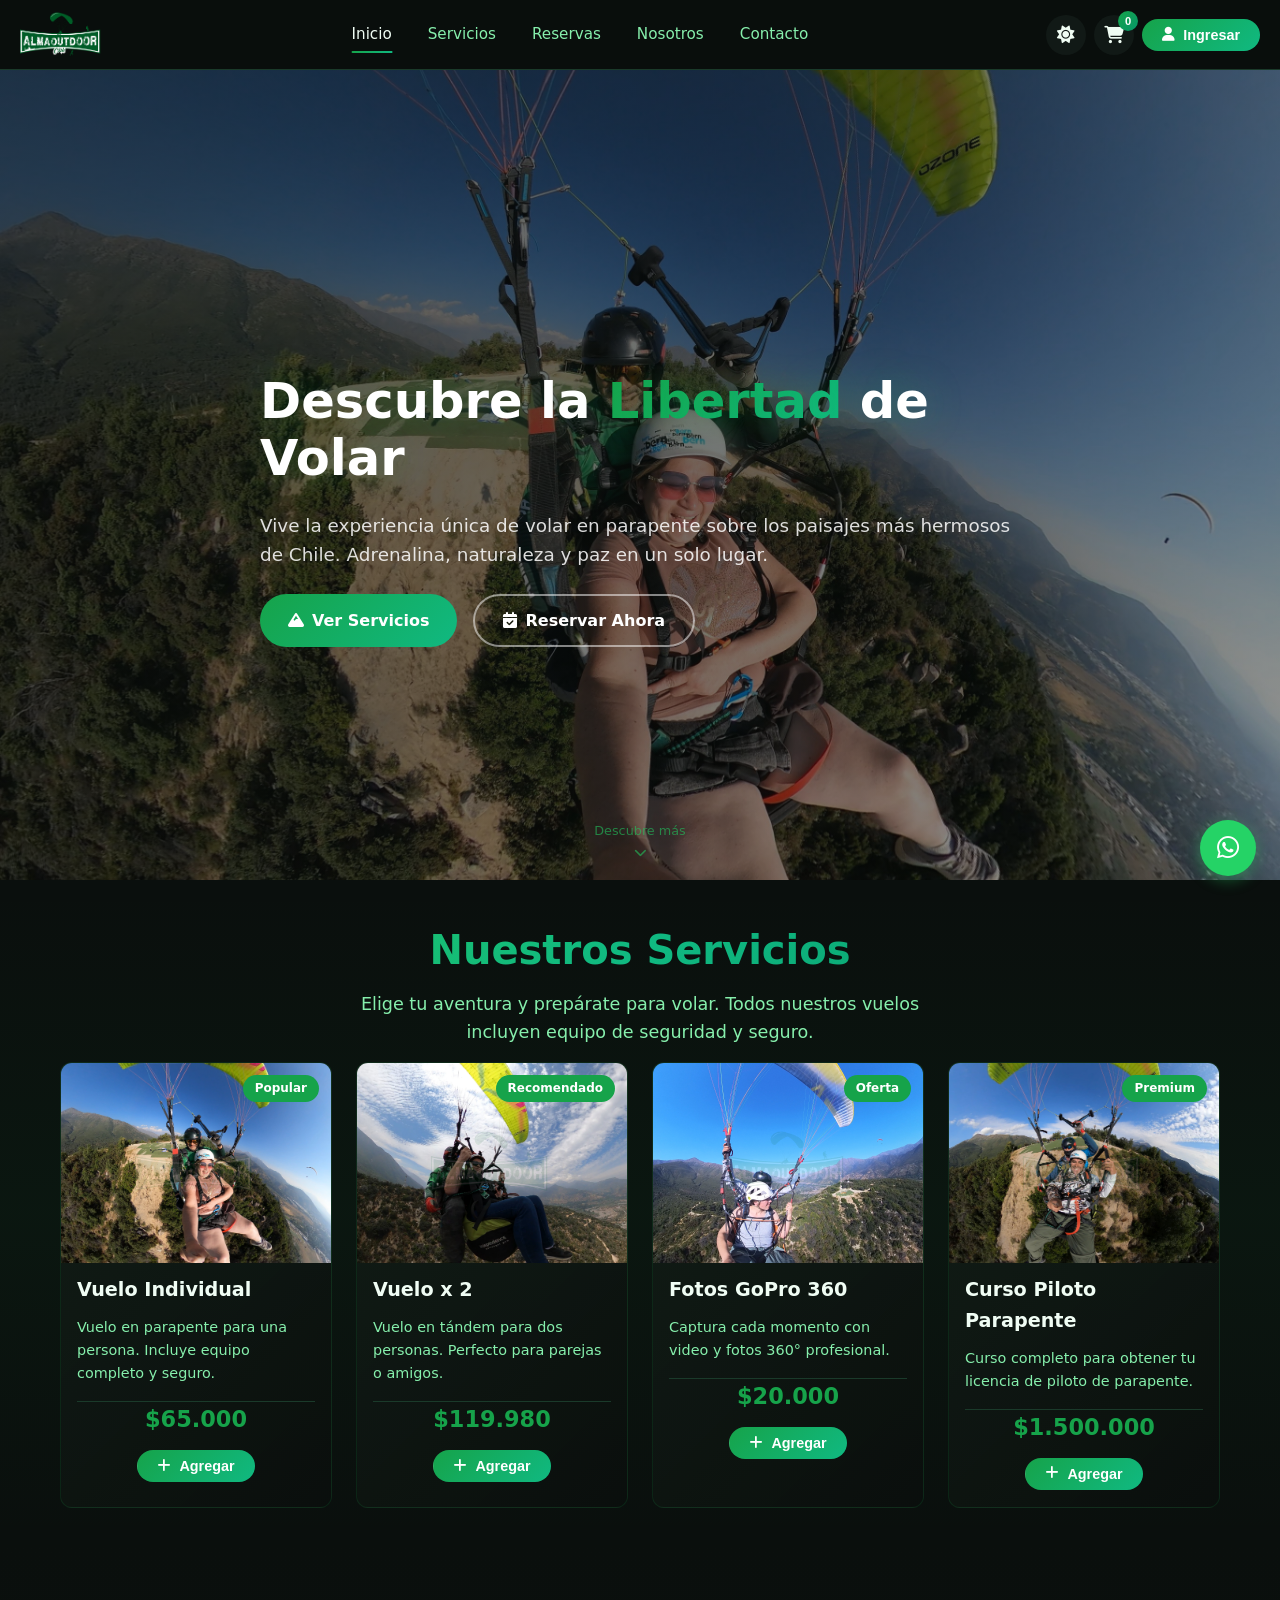
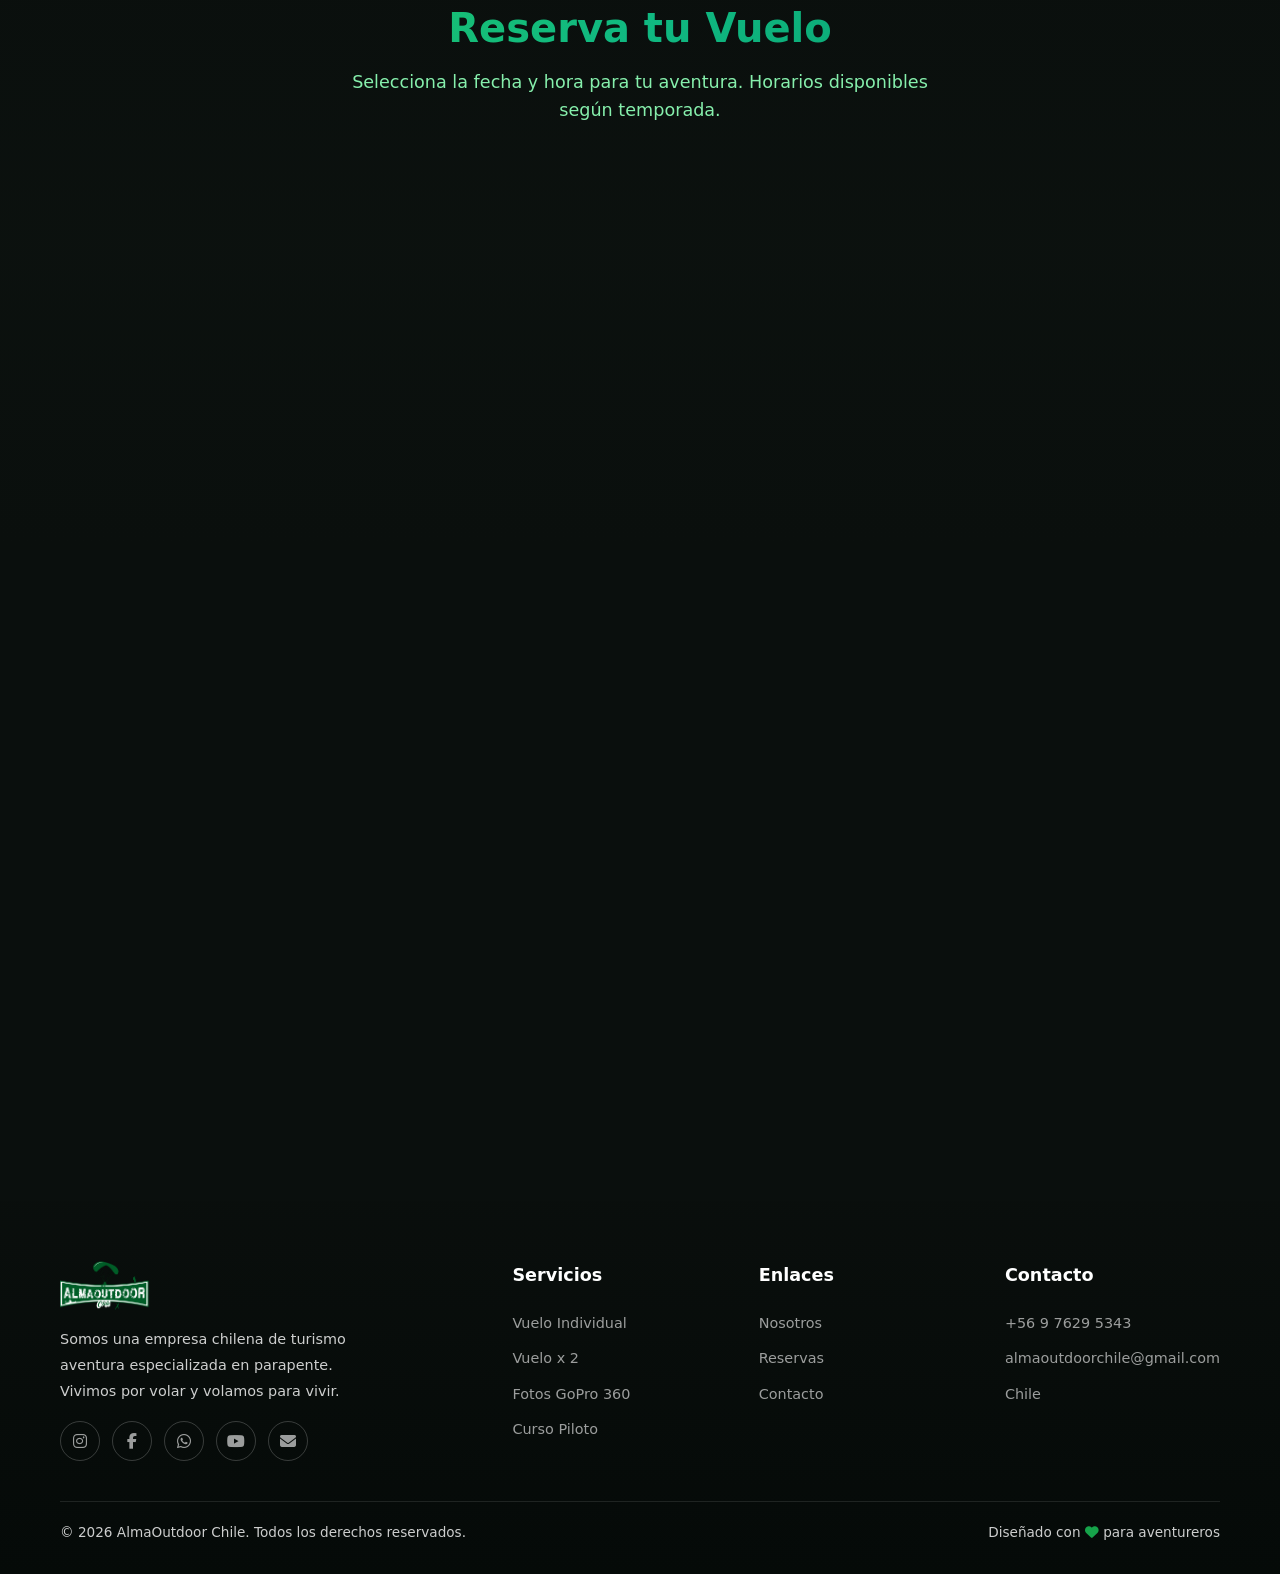
<file: user.html>
<!DOCTYPE html>
<html lang="es" data-theme="dark">
<head>
  <meta charset="UTF-8">
  <meta name="viewport" content="width=device-width, initial-scale=1.0">
  <title>Mi Cuenta - AlmaOutdoor Chile</title>
  <link rel="icon" type="image/png" href="img/logo/icono.png">
  <link rel="stylesheet" href="https://cdnjs.cloudflare.com/ajax/libs/font-awesome/6.5.1/css/all.min.css">
  <link rel="stylesheet" href="css/styles.css">
  <style>
    .purchased-badge {
      position: absolute;
      top: 8px;
      left: 8px;
      background: #22c55e;
      color: #fff;
      padding: 4px 10px;
      border-radius: 50px;
      font-size: 0.75rem;
      font-weight: 700;
      z-index: 2;
    }
    .download-btn {
      position: absolute;
      bottom: 8px;
      right: 8px;
      z-index: 2;
    }
  </style>
</head>
<body>
<div class="admin-layout">
  <aside class="admin-sidebar">
    <h2><img src="img/logo/Logo_AlmaOutdoor2.png" alt="AlmaOutdoor"> Mi Cuenta</h2>
    <ul class="admin-nav">
      <li><a href="#" class="active" data-section="galeria"><i class="fas fa-images"></i> Mi Galería</a></li>
      <li><a href="#" data-section="compras"><i class="fas fa-shopping-bag"></i> Mis Compras</a></li>
      <li><a href="#" data-section="perfil"><i class="fas fa-user"></i> Mi Perfil</a></li>
      <li><a href="index.html"><i class="fas fa-arrow-left"></i> Volver al Sitio</a></li>
      <li><a href="#" id="userLogout"><i class="fas fa-sign-out-alt"></i> Cerrar Sesión</a></li>
    </ul>
  </aside>
  <main class="admin-main">
    <div class="admin-header">
      <h1 id="userPageTitle">Mi Galería</h1>
      <div style="display:flex;gap:8px;">
        <button class="btn btn-primary btn-sm" id="themeToggleUser"><i class="fas fa-moon"></i></button>
        <span id="userNameDisplay" style="padding:8px 16px;background:var(--bg-card);border-radius:var(--radius-sm);border:1px solid var(--border);font-weight:600;"></span>
      </div>
    </div>

    <!-- Galería -->
    <section id="section-galeria">
      <div style="margin-bottom:20px;">
        <h3 style="margin-bottom:8px;">Galería de Imágenes</h3>
        <p style="color:var(--text-muted);margin-bottom:16px;">Selecciona las imágenes que deseas descargar. Las imágenes tienen marca de agua hasta que sean adquiridas.</p>
        <div style="display:flex;gap:12px;flex-wrap:wrap;margin-bottom:16px;">
          <button class="btn btn-primary btn-sm" id="selectAllBtn"><i class="fas fa-check-double"></i> Seleccionar todas</button>
          <button class="btn btn-secondary btn-sm" id="deselectAllBtn"><i class="fas fa-times"></i> Deseleccionar</button>
          <button class="btn btn-primary btn-sm" id="buySelectedBtn"><i class="fas fa-shopping-cart"></i> Comprar seleccionadas</button>
        </div>
      </div>
      <div class="gallery-grid-user" id="userGalleryGrid">
        <p style="color:var(--text-muted);">Cargando galería...</p>
      </div>
    </section>

    <!-- Compras -->
    <section id="section-compras" style="display:none;">
      <h3 style="margin-bottom:16px;">Historial de Compras</h3>
      <div style="background:var(--bg-card);border-radius:var(--radius);padding:24px;border:1px solid var(--border);">
        <table class="admin-table">
          <thead><tr><th>Fecha</th><th>Descripción</th><th>Monto</th><th>Estado</th></tr></thead>
          <tbody id="purchasesTableBody">
            <tr><td colspan="4" style="text-align:center;color:var(--text-muted);">No tienes compras registradas</td></tr>
          </tbody>
        </table>
      </div>
    </section>

    <!-- Perfil -->
    <section id="section-perfil" style="display:none;">
      <div style="max-width:500px;">
        <div style="background:var(--bg-card);border-radius:var(--radius);padding:24px;border:1px solid var(--border);">
          <h3 style="margin-bottom:20px;">Mi Perfil</h3>
          <div class="form-group">
            <label>Nombre</label>
            <input type="text" class="form-control" id="profileName" disabled>
          </div>
          <div class="form-group">
            <label>Email</label>
            <input type="email" class="form-control" id="profileEmail" disabled>
          </div>
          <div class="form-group">
            <label>Teléfono</label>
            <input type="tel" class="form-control" id="profilePhone" disabled>
          </div>
        </div>
      </div>
    </section>
  </main>
</div>

<script>
const CONFIG = {
  whatsapp: '+56976295343',
  email: 'almaoutdoorchile@gmail.com'
};

function formatCurrency(n) { return '$' + Math.round(n).toString().replace(/\B(?=(\d{3})+(?!\d))/g, '.'); }

let userState = {
  currentUser: null,
  gallery: [],
  purchased: JSON.parse(localStorage.getItem('almaoutdoor_user_purchases') || '[]'),
  selectedImages: new Set()
};

/* Check auth */
(function() {
  const saved = localStorage.getItem('almaoutdoor_state');
  if (saved) {
    const st = JSON.parse(saved);
    if (!st.user || st.user.role !== 'user') {
      window.location.href = 'index.html';
    }
    userState.currentUser = st.user;
  } else {
    window.location.href = 'index.html';
  }
})();

/* Navigation */
document.querySelectorAll('.admin-nav a[data-section]').forEach(a => {
  a.addEventListener('click', function(e) {
    e.preventDefault();
    document.querySelectorAll('.admin-nav a').forEach(x => x.classList.remove('active'));
    this.classList.add('active');
    document.querySelectorAll('.admin-main section[id^="section-"]').forEach(s => s.style.display = 'none');
    document.getElementById('section-' + this.dataset.section).style.display = 'block';
    document.getElementById('userPageTitle').textContent = this.textContent.trim();
  });
});

/* Theme */
(function() {
  const saved = localStorage.getItem('almaoutdoor_theme');
  const html = document.documentElement;
  if (saved) html.dataset.theme = saved;
  document.getElementById('themeToggleUser').addEventListener('click', () => {
    const isDark = html.dataset.theme === 'dark';
    html.dataset.theme = isDark ? 'light' : 'dark';
    document.getElementById('themeToggleUser').innerHTML = isDark ? '<i class="fas fa-moon"></i>' : '<i class="fas fa-sun"></i>';
    localStorage.setItem('almaoutdoor_theme', html.dataset.theme);
  });
  document.getElementById('themeToggleUser').innerHTML = html.dataset.theme === 'dark' ? '<i class="fas fa-sun"></i>' : '<i class="fas fa-moon"></i>';
})();

/* Logout */
document.getElementById('userLogout').addEventListener('click', function(e) {
  e.preventDefault();
  const saved = JSON.parse(localStorage.getItem('almaoutdoor_state') || '{}');
  saved.user = null;
  localStorage.setItem('almaoutdoor_state', JSON.stringify(saved));
  window.location.href = 'index.html';
});

/* Load gallery */
function loadUserGallery() {
  const allGallery = JSON.parse(localStorage.getItem('almaoutdoor_gallery') || '[]');
  const userEmail = userState.currentUser.email;
  userState.gallery = allGallery.filter(img => img.userId === 'all' || img.userId === userEmail);
  renderUserGallery();
}

function renderUserGallery() {
  const grid = document.getElementById('userGalleryGrid');
  if (userState.gallery.length === 0) {
    grid.innerHTML = '<p style="color:var(--text-muted);text-align:center;padding:40px;">No hay imágenes disponibles para tu cuenta aún. Vuelve pronto.</p>';
    return;
  }

  grid.innerHTML = userState.gallery.map((img, i) => {
    const isPurchased = userState.purchased.includes(img.id);
    const isSelected = userState.selectedImages.has(img.id);
    return `
      <div class="gallery-user-item${isPurchased ? '' : ' watermarked'}" style="position:relative;${isSelected ? 'outline:3px solid var(--primary);outline-offset:-3px;' : ''}" onclick="toggleSelectImage('${img.id}')">
        <img src="${img.src}" alt="${img.name}" loading="lazy">
        ${!isPurchased ? '<div class="watermark-overlay"><img src="img/logo/Logo_AlmaOutdoor2.png" alt="wm"></div>' : ''}
        ${isPurchased ? '<div class="purchased-badge"><i class="fas fa-check"></i> Adquirida</div>' : ''}
        ${isSelected ? '<div style="position:absolute;top:8px;right:8px;width:28px;height:28px;border-radius:50%;background:var(--primary);color:#fff;display:flex;align-items:center;justify-content:center;z-index:2;"><i class="fas fa-check"></i></div>' : ''}
        ${isPurchased ? '<button class="btn btn-primary btn-sm download-btn" onclick="event.stopPropagation();downloadImage(' + i + ')"><i class="fas fa-download"></i> Descargar</button>' : ''}
      </div>
    `;
  }).join('');
}

function toggleSelectImage(id) {
  if (userState.selectedImages.has(id)) {
    userState.selectedImages.delete(id);
  } else {
    userState.selectedImages.add(id);
  }
  renderUserGallery();
}

document.getElementById('selectAllBtn').addEventListener('click', () => {
  userState.gallery.forEach(img => {
    if (!userState.purchased.includes(img.id)) {
      userState.selectedImages.add(img.id);
    }
  });
  renderUserGallery();
});

document.getElementById('deselectAllBtn').addEventListener('click', () => {
  userState.selectedImages.clear();
  renderUserGallery();
});

document.getElementById('buySelectedBtn').addEventListener('click', () => {
  if (userState.selectedImages.size === 0) {
    showToast('Selecciona imágenes para comprar', 'error');
    return;
  }
  const total = userState.selectedImages.size * 5000;
  if (!confirm('¿Comprar ' + userState.selectedImages.size + ' imágenes (sin marca de agua) por ' + formatCurrency(total) + '?')) return;

  userState.selectedImages.forEach(id => {
    if (!userState.purchased.includes(id)) {
      userState.purchased.push(id);
    }
  });

  const purchases = JSON.parse(localStorage.getItem('almaoutdoor_user_purchases') || '[]');
  userState.purchased.forEach(id => {
    if (!purchases.includes(id)) purchases.push(id);
  });
  localStorage.setItem('almaoutdoor_user_purchases', JSON.stringify(purchases));

  const sales = JSON.parse(localStorage.getItem('almaoutdoor_sales') || '[]');
  sales.push({
    client: userState.currentUser.name,
    services: userState.selectedImages.size + ' imágenes',
    date: new Date().toISOString().split('T')[0],
    total: total,
    method: 'Galería',
    time: new Date().toTimeString().split(' ')[0].substring(0, 5)
  });
  localStorage.setItem('almaoutdoor_sales', JSON.stringify(sales));

  userState.selectedImages.clear();
  showToast(userState.selectedImages.size + ' imágenes adquiridas exitosamente', 'success');
  renderUserGallery();
  loadPurchases();
});

function downloadImage(i) {
  const img = userState.gallery[i];
  const a = document.createElement('a');
  a.href = img.src;
  a.download = img.name || 'almaoutdoor_' + i + '.jpg';
  document.body.appendChild(a);
  a.click();
  setTimeout(() => a.remove(), 100);
  showToast('Descargando imagen...', 'success');
}

/* Purchases */
function loadPurchases() {
  const tbody = document.getElementById('purchasesTableBody');
  const sales = JSON.parse(localStorage.getItem('almaoutdoor_sales') || '[]');
  const userSales = sales.filter(s => s.client === userState.currentUser.name);
  if (userSales.length === 0) {
    tbody.innerHTML = '<tr><td colspan="4" style="text-align:center;color:var(--text-muted);">No tienes compras registradas</td></tr>';
    return;
  }
  tbody.innerHTML = userSales.map(s => `
    <tr>
      <td>${s.date}</td>
      <td>${s.services}</td>
      <td>${formatCurrency(s.total)}</td>
      <td><span class="avail-badge available">Completado</span></td>
    </tr>
  `).join('');
}

/* Profile */
function loadProfile() {
  const users = JSON.parse(localStorage.getItem('almaoutdoor_users') || '[]');
  const user = users.find(u => u.email === userState.currentUser.email);
  if (user) {
    document.getElementById('profileName').value = user.name || '';
    document.getElementById('profileEmail').value = user.email || '';
    document.getElementById('profilePhone').value = user.phone || '';
  }

  const nameDisplay = document.getElementById('userNameDisplay');
  nameDisplay.textContent = '\u{1F464} ' + (user ? user.name : userState.currentUser.email);
}

/* Toast */
function showToast(msg, type) {
  const existing = document.querySelector('.toast');
  if (existing) existing.remove();
  const t = document.createElement('div');
  t.className = 'toast ' + type;
  t.textContent = msg;
  document.body.appendChild(t);
  setTimeout(() => t.remove(), 4000);
}

/* Init */
loadUserGallery();
loadPurchases();
loadProfile();
</script>
</body>
</html>
</file>
<file: css/styles.css>
:root {
  --primary: #16a34a;
  --primary-dark: #15803d;
  --primary-light: #22c55e;
  --secondary: #10b981;
  --accent: #059669;
  --bg: #f0fdf4;
  --bg-alt: #dcfce7;
  --bg-card: #ffffff;
  --text: #111827;
  --text-muted: #6b7280;
  --border: #e5e7eb;
  --shadow: 0 4px 6px -1px rgba(0, 0, 0, 0.1), 0 2px 4px -2px rgba(0, 0, 0, 0.1);
  --shadow-lg: 0 10px 15px -3px rgba(0, 0, 0, 0.1), 0 4px 6px -4px rgba(0, 0, 0, 0.1);
  --radius: 12px;
  --radius-sm: 8px;
  --transition: 0.3s cubic-bezier(0.4, 0, 0.2, 1);
  --font: 'Segoe UI', system-ui, -apple-system, sans-serif;
  --overlay: rgba(0, 0, 0, 0.5);
  --header-bg: rgba(255, 255, 255, 0.92);
  --gradient-1: linear-gradient(135deg, #16a34a, #10b981);
  --gradient-2: linear-gradient(135deg, #0f172a, #1e293b);
  --watermark: url('../img/logo/Logo_AlmaOutdoor2.png');
}

[data-theme="dark"] {
  --bg: #0a0f0d;
  --bg-alt: #111916;
  --bg-card: #152019;
  --text: #f0fdf4;
  --text-muted: #86efac;
  --border: #1a3a2a;
  --shadow: 0 4px 6px -1px rgba(0, 0, 0, 0.3), 0 2px 4px -2px rgba(0, 0, 0, 0.3);
  --shadow-lg: 0 10px 15px -3px rgba(0, 0, 0, 0.3), 0 4px 6px -4px rgba(0, 0, 0, 0.3);
  --header-bg: rgba(10, 15, 13, 0.95);
  --overlay: rgba(0, 0, 0, 0.7);
}

*,
*::before,
*::after {
  margin: 0;
  padding: 0;
  box-sizing: border-box;
}

html {
  scroll-behavior: smooth;
}

body {
  font-family: var(--font);
  background: var(--bg);
  color: var(--text);
  line-height: 1.6;
  overflow-x: hidden;
  transition: color var(--transition), background var(--transition);
}

html,
body {
  background: var(--bg);
}

/* Contenido de la página */
body>.header,
body>.hero,
body>.section,
body>.footer {
  position: relative;
}

a {
  color: var(--primary);
  text-decoration: none;
  transition: var(--transition);
}

a:hover {
  color: var(--primary-dark);
}

img {
  max-width: 100%;
  height: auto;
  display: block;
}

.container {
  max-width: 1200px;
  margin: 0 auto;
  padding: 0 20px;
}

.section {
  padding: 80px 0;
  scroll-margin-top: 50px;
  margin-top: 0.5rem;
}

#servicios {
  scroll-margin-top: 0px;
  padding: 30px 0 !important;
}

#servicios .section-title {
  margin-bottom: 0.5rem;
}

#servicios .section-subtitle {
  margin-bottom: 1rem;
}

#reservas {
  scroll-margin-top: 0px;
  padding: 50px 0 !important;
}

#reservas .section-title {
  margin-bottom: 0.5rem;
}

#reservas .section-subtitle {
  margin-bottom: 1rem;
}

#contacto {
  scroll-margin-top: 0px;
  padding: 30px 0 !important;
}

#contacto .section-title {
  margin-bottom: 0.5rem;
}

#contacto .section-subtitle {
  margin-bottom: 1rem;
}

.section-title {
  font-size: 2.5rem;
  font-weight: 800;
  text-align: center;
  margin-bottom: 3.5rem;
  background: var(--gradient-1);
  -webkit-background-clip: text;
  -webkit-text-fill-color: transparent;
  background-clip: text;
}

.section-subtitle {
  text-align: center;
  color: var(--text-muted);
  font-size: 1.1rem;
  max-width: 600px;
  margin: 0 auto 3.5rem;
}

.btn {
  display: inline-flex;
  align-items: center;
  gap: 8px;
  padding: 12px 28px;
  border-radius: 50px;
  font-weight: 600;
  font-size: 1rem;
  border: none;
  cursor: pointer;
  transition: all var(--transition);
  position: relative;
  overflow: hidden;
}

.btn::before {
  content: '';
  position: absolute;
  inset: 0;
  background: rgba(255, 255, 255, 0.15);
  transform: translateX(-100%);
  transition: transform 0.4s;
}

.btn:hover::before {
  transform: translateX(0);
}

.btn-primary {
  background: var(--gradient-1);
  color: #fff;
}

.btn-primary:hover {
  transform: translateY(-2px);
  box-shadow: 0 8px 25px rgba(22, 163, 74, 0.3);
}

.btn-secondary {
  background: var(--bg-card);
  color: var(--text);
  border: 2px solid var(--border);
}

.btn-secondary:hover {
  border-color: var(--primary);
  color: var(--primary);
  transform: translateY(-2px);
}

.btn-outline {
  background: transparent;
  color: #fff;
  border: 2px solid rgba(255, 255, 255, 0.5);
}

.btn-outline:hover {
  border-color: #fff;
  background: rgba(255, 255, 255, 0.1);
  transform: translateY(-2px);
}

.btn-sm {
  padding: 8px 20px;
  font-size: 0.9rem;
}

.btn-icon {
  width: 44px;
  height: 44px;
  padding: 0;
  display: flex;
  align-items: center;
  justify-content: center;
  border-radius: 50%;
}

/* Header */
.header {
  position: fixed;
  top: 0;
  left: 0;
  right: 0;
  z-index: 1000;
  background: var(--header-bg);
  backdrop-filter: blur(20px);
  -webkit-backdrop-filter: blur(20px);
  border-bottom: 1px solid var(--border);
  transition: all var(--transition);
}

.header-inner {
  display: flex;
  align-items: center;
  justify-content: space-between;
  padding: 12px 20px;
  max-width: 1400px;
  margin: 0 auto;
}

.logo {
  display: flex;
  align-items: center;
  gap: 10px;
  font-size: 1.3rem;
  font-weight: 800;
  color: var(--text);
}

.logo img {
  height: 45px;
  width: auto;
}

.logo span {
  background: var(--gradient-1);
  -webkit-background-clip: text;
  -webkit-text-fill-color: transparent;
  background-clip: text;
}

.nav {
  display: flex;
  align-items: center;
  gap: 8px;
}

.nav a {
  color: var(--text-muted);
  padding: 8px 14px;
  border-radius: var(--radius-sm);
  font-weight: 500;
  font-size: 0.95rem;
  transition: color var(--transition);
  position: relative;
}

.nav a::after {
  content: '';
  position: absolute;
  bottom: 2px;
  left: 50%;
  width: 0;
  height: 2px;
  background: var(--gradient-1);
  border-radius: 2px;
  transition: all 0.35s cubic-bezier(0.4, 0, 0.2, 1);
  transform: translateX(-50%);
}

.nav a:hover {
  color: var(--text);
}

.nav a:hover::after {
  width: 60%;
}

.nav a.active {
  color: var(--text);
}

.nav a.active::after {
  width: 60%;
}

.header-actions {
  display: flex;
  align-items: center;
  gap: 8px;
}

.theme-toggle {
  width: 40px;
  height: 40px;
  border-radius: 50%;
  border: none;
  background: var(--bg-alt);
  color: var(--text);
  cursor: pointer;
  display: flex;
  align-items: center;
  justify-content: center;
  font-size: 1.1rem;
  transition: all var(--transition);
}

.theme-toggle:hover {
  background: var(--primary);
  color: #fff;
  transform: rotate(30deg);
}

.cart-btn {
  position: relative;
  width: 40px;
  height: 40px;
  border-radius: 50%;
  border: none;
  background: var(--bg-alt);
  color: var(--text);
  cursor: pointer;
  display: flex;
  align-items: center;
  justify-content: center;
  font-size: 1.1rem;
  transition: all var(--transition);
}

.cart-btn:hover {
  background: var(--primary);
  color: #fff;
}

.cart-count {
  position: absolute;
  top: -4px;
  right: -4px;
  width: 20px;
  height: 20px;
  border-radius: 50%;
  background: var(--primary);
  color: #fff;
  font-size: 0.7rem;
  font-weight: 700;
  display: flex;
  align-items: center;
  justify-content: center;
}

.hamburger {
  display: none;
  flex-direction: column;
  gap: 5px;
  background: none;
  border: none;
  cursor: pointer;
  padding: 4px;
}

.hamburger span {
  width: 24px;
  height: 2px;
  background: var(--text);
  border-radius: 2px;
  transition: all var(--transition);
}

/* Hero */
.hero {
  min-height: 90vh;
  min-height: 90svh;
  display: flex;
  align-items: center;
  position: relative;
  overflow: hidden;
  background: var(--gradient-2);
  scroll-margin-top: 0;
  padding-top: 70px;
  box-sizing: border-box;
}

/* En modo nocturno el carrusel principal sigue mostrando las imágenes del hero */
[data-theme="dark"] .hero {
  background: var(--gradient-2);
}

[data-theme="dark"] .hero-slideshow {
  opacity: 1;
}

[data-theme="dark"] .hero-slideshow .slide::after {
  background: linear-gradient(135deg, rgba(10, 15, 13, 0.7), rgba(10, 15, 13, 0.45));
}

.hero-slideshow {
  position: absolute;
  inset: 0;
  z-index: 0;
}

.hero-slideshow .slide {
  position: absolute;
  inset: 0;
  opacity: 0;
  transition: opacity 1s ease;
}

.hero-slideshow .slide.active {
  opacity: 1;
}

.hero-slideshow .slide img {
  width: 100%;
  height: 100%;
  object-fit: cover;
}

.hero-slideshow .slide::after {
  content: '';
  position: absolute;
  inset: 0;
  background: linear-gradient(135deg, rgba(10, 15, 13, 0.8), rgba(10, 15, 13, 0.4));
}

.hero-content {
  position: relative;
  z-index: 2;
  max-width: 800px;
  padding: 0 20px;
}

.hero-content h1 {
  font-size: clamp(2.3rem, 5vw, 3.1rem);
  font-weight: 700;
  line-height: 1.15;
  color: #fff;
  margin-bottom: 1.5rem;
  animation: fadeInUp 1s ease;
}

.hero-content h1 span {
  background: var(--gradient-1);
  -webkit-background-clip: text;
  -webkit-text-fill-color: transparent;
  background-clip: text;
}

.hero-content p {
  font-size: clamp(0.95rem, 1.8vw, 1.15rem);
  color: rgba(255, 255, 255, 0.85);
  margin-bottom: 1.5rem;
  line-height: 1.6;
  animation: fadeInUp 1s ease 0.2s backwards;
}

.hero-buttons {
  display: flex;
  gap: 16px;
  flex-wrap: wrap;
  animation: fadeInUp 1s ease 0.4s backwards;
}

.hero-scroll {
  position: absolute;
  bottom: 20px;
  left: 50%;
  transform: translateX(-50%);
  z-index: 2;
  color: rgba(255, 255, 255, 0.6);
  display: flex;
  flex-direction: column;
  align-items: center;
  gap: 6px;
  font-size: 0.8rem;
  animation: bounce 2s infinite;
  cursor: pointer;
  text-decoration: none;
}

/* Services */
.services-grid {
  display: grid;
  grid-template-columns: repeat(auto-fit, minmax(240px, 1fr));
  gap: 24px;
}

@media (min-width: 1024px) {
  .services-grid {
    grid-template-columns: repeat(4, 1fr);
  }
}

.service-card {
  background: var(--bg-card);
  border-radius: var(--radius);
  overflow: hidden;
  border: 1px solid var(--border);
  transition: all var(--transition);
  position: relative;
}

.service-card:hover {
  transform: translateY(-8px);
  box-shadow: var(--shadow-lg);
}

.service-card-image {
  height: 200px;
  overflow: hidden;
  position: relative;
}

.service-card-image img {
  width: 100%;
  height: 100%;
  object-fit: cover;
  transition: transform 0.6s;
}

.service-card:hover .service-card-image img {
  transform: scale(1.1);
}

.service-card-badge {
  position: absolute;
  top: 12px;
  right: 12px;
  background: var(--primary);
  color: #fff;
  padding: 4px 12px;
  border-radius: 50px;
  font-size: 0.75rem;
  font-weight: 700;
}

.service-card-body {
  padding: 12px 16px;
}

.service-card-body h3 {
  font-size: 1.2rem;
  margin-bottom: 10px;
}

.service-card-body p {
  color: var(--text-muted);
  font-size: 0.9rem;
  margin-bottom: 16px;
}

.service-card-footer {
  display: flex;
  flex-direction: column;
  align-items: center;
  gap: 12px;
  padding-bottom: 5px;
  border-top: 1px solid var(--border);
}

.service-price {
  font-size: 1.4rem;
  font-weight: 800;
  color: var(--primary);
  text-align: center;
}


/* Booking */
.booking-section {
  background: var(--bg-alt);
}

.booking-grid {
  display: grid;
  grid-template-columns: 2fr 1fr;
  gap: 24px;
  align-items: start;
}

.booking-left {
  display: grid;
  grid-template-columns: 1fr 1fr;
  gap: 20px;
  align-items: start;
}

.booking-right {
  position: sticky;
  top: 100px;
}

.calendar-container {
  background: var(--bg-card);
  border-radius: var(--radius);
  padding: 20px;
  border: 1px solid var(--border);
  font-size: 0.7em;
}

.calendar-container .calendar-day {
  font-size: 1.1em;
}

.calendar-container .calendar-header h3 {
  font-size: 1.35em;
}

.calendar-container .calendar-nav button {
  width: 2.6em;
  height: 2.6em;
}

.calendar-container .calendar-weekdays {
  font-size: 1.05em;
}

.calendar-header {
  display: flex;
  align-items: center;
  justify-content: space-between;
  margin-bottom: 20px;
}

.calendar-header h3 {
  font-size: 1.1rem;
}

.calendar-nav {
  display: flex;
  gap: 8px;
}

.calendar-nav button {
  width: 36px;
  height: 36px;
  border-radius: 50%;
  border: 1px solid var(--border);
  background: var(--bg-card);
  color: var(--text);
  cursor: pointer;
  display: flex;
  align-items: center;
  justify-content: center;
  transition: var(--transition);
}

.calendar-nav button:hover {
  background: var(--primary);
  color: #fff;
  border-color: var(--primary);
}

.calendar-weekdays {
  display: grid;
  grid-template-columns: repeat(7, 1fr);
  text-align: center;
  font-weight: 600;
  font-size: 0.85rem;
  color: var(--text-muted);
  margin-bottom: 8px;
}

.calendar-days {
  display: grid;
  grid-template-columns: repeat(7, 1fr);
  gap: 4px;
}

.calendar-day {
  aspect-ratio: 1;
  display: flex;
  align-items: center;
  justify-content: center;
  border-radius: 50%;
  font-size: 0.9rem;
  font-weight: 500;
  cursor: pointer;
  transition: var(--transition);
  border: none;
  background: transparent;
  color: var(--text);
}

.calendar-day:hover {
  background: var(--bg-alt);
}

.calendar-day.today {
  border: 2px solid var(--primary);
}

.calendar-day.selected {
  background: var(--primary);
  color: #fff;
}

.calendar-day.disabled {
  opacity: 0.3;
  cursor: not-allowed;
}

.calendar-day.available:hover {
  background: var(--primary-light);
  color: #fff;
}

.calendar-day.booked {
  opacity: 0.4;
  cursor: not-allowed;
  position: relative;
}

.calendar-day.booked::after {
  content: '';
  position: absolute;
  width: 6px;
  height: 6px;
  background: var(--primary);
  border-radius: 50%;
  bottom: 4px;
}

.time-slots {
  background: var(--bg-card);
  border-radius: var(--radius);
  padding: 24px;
  border: 1px solid var(--border);
}

.time-slots h3 {
  margin-bottom: 16px;
  font-size: 1.1rem;
}

.time-slots-grid {
  display: grid;
  grid-template-columns: repeat(auto-fill, minmax(80px, 1fr));
  gap: 8px;
}

.time-slot {
  padding: 10px;
  text-align: center;
  border-radius: var(--radius-sm);
  border: 1px solid var(--border);
  background: var(--bg-card);
  cursor: pointer;
  transition: all var(--transition);
  font-weight: 500;
  font-size: 0.85rem;
}

.time-slot:hover {
  border-color: var(--primary);
  color: var(--primary);
}

.time-slot.selected {
  background: var(--primary);
  color: #fff;
  border-color: var(--primary);
}

.time-slot.disabled {
  opacity: 0.3;
  cursor: not-allowed;
}

.booking-summary {
  background: var(--bg-card);
  border-radius: var(--radius);
  padding: 24px;
  border: 1px solid var(--border);
}

.booking-summary h3 {
  margin-bottom: 12px;
}

.booking-summary-item {
  display: flex;
  justify-content: space-between;
  padding: 8px 0;
  border-bottom: 1px solid var(--border);
}

.booking-summary-total {
  font-size: 1.3rem;
  font-weight: 800;
  color: var(--primary);
  text-align: right;
  margin-top: 12px;
}

/* About */
.about-grid {
  display: grid;
  grid-template-columns: 1fr 1fr;
  gap: 60px;
  align-items: center;
}

.about-image {
  position: relative;
  border-radius: var(--radius);
  overflow: hidden;
}

.about-image img {
  border-radius: var(--radius);
}

.about-image::before {
  content: '';
  position: absolute;
  inset: 0;
  border: 4px solid var(--primary);
  border-radius: var(--radius);
  transform: translate(12px, 12px);
  z-index: -1;
}

.about-content h2 {
  font-size: 2.2rem;
  font-weight: 800;
  margin-bottom: 1rem;
}

.about-content p {
  color: var(--text-muted);
  margin-bottom: 1.5rem;
  font-size: 1.05rem;
  line-height: 1.8;
}

.stats-grid {
  display: grid;
  grid-template-columns: repeat(3, 1fr);
  gap: 20px;
  margin-top: 30px;
}

.stat-item {
  text-align: center;
}

.stat-number {
  font-size: 2rem;
  font-weight: 800;
  color: var(--primary);
}

.stat-label {
  font-size: 0.85rem;
  color: var(--text-muted);
}

/* Team cards */
.team-card {
  background: var(--bg-card);
  border-radius: var(--radius);
  border: 1px solid var(--border);
  overflow: hidden;
  display: flex;
  flex-direction: column;
  transition: transform var(--transition), box-shadow var(--transition);
}

.team-card:hover {
  transform: translateY(-6px);
  box-shadow: 0 14px 34px rgba(0, 0, 0, 0.14);
}

.team-card-image {
  width: 100%;
  aspect-ratio: 1;
  overflow: hidden;
  background: var(--bg-alt);
}

.team-card-image img {
  width: 100%;
  height: 100%;
  object-fit: cover;
  display: block;
}

.team-card-body {
  padding: 20px;
  display: flex;
  flex-direction: column;
  gap: 10px;
  flex: 1;
}

.team-card-body h3 {
  font-size: 1.15rem;
  font-weight: 800;
  margin: 0;
}

.team-role {
  font-size: 0.82rem;
  color: var(--primary);
  font-weight: 600;
  line-height: 1.4;
  padding-bottom: 4px;
  border-bottom: 1px solid var(--border);
}

.team-desc {
  font-size: 0.92rem;
  color: var(--text-muted);
  line-height: 1.65;
  flex: 1;
}

.team-specialty {
  font-size: 0.86rem;
  color: var(--text);
  line-height: 1.5;
  padding-top: 10px;
  border-top: 1px solid var(--border);
}

.team-specialty strong {
  color: var(--primary);
}

/* Contact */
.contact-grid {
  display: grid;
  grid-template-columns: 1fr 1fr;
  gap: 20px;
}

.contact-info {
  display: flex;
  flex-direction: column;
  gap: 12px;
}

.contact-item {
  display: flex;
  align-items: center;
  gap: 12px;
  padding: 12px;
  background: var(--bg-card);
  border-radius: var(--radius);
  border: 1px solid var(--border);
  transition: var(--transition);
}

.contact-item:hover {
  transform: translateX(4px);
  border-color: var(--primary);
}

.contact-item-icon {
  width: 40px;
  height: 40px;
  border-radius: 50%;
  background: var(--gradient-1);
  display: flex;
  align-items: center;
  justify-content: center;
  color: #fff;
  font-size: 1rem;
  flex-shrink: 0;
}

.contact-item h4 {
  font-size: 1rem;
  margin-bottom: 4px;
}

.contact-item p {
  color: var(--text-muted);
  font-size: 0.9rem;
}

.contact-form {
  background: var(--bg-card);
  border-radius: var(--radius);
  padding: 20px;
  border: 1px solid var(--border);
}

.form-group {
  margin-bottom: 12px;
}

.form-group label {
  display: block;
  font-weight: 600;
  margin-bottom: 6px;
  font-size: 0.9rem;
}

.form-control {
  width: 100%;
  padding: 12px 16px;
  border-radius: var(--radius-sm);
  border: 2px solid var(--border);
  background: var(--bg);
  color: var(--text);
  font-size: 0.95rem;
  transition: var(--transition);
  font-family: var(--font);
}

.form-control:focus {
  outline: none;
  border-color: var(--primary);
  box-shadow: 0 0 0 3px rgba(249, 115, 22, 0.15);
}

textarea.form-control {
  min-height: 120px;
  resize: vertical;
}

select.form-control {
  appearance: auto;
}

/* Footer */
.footer {
  background: var(--gradient-2);
  color: rgba(255, 255, 255, 0.8);
  padding: 60px 0 30px;
}

.footer-grid {
  display: grid;
  grid-template-columns: 2fr 1fr 1fr 1fr;
  gap: 40px;
  margin-bottom: 40px;
}

.footer-brand img {
  height: 50px;
  margin-bottom: 16px;
}

.footer-brand p {
  font-size: 0.9rem;
  line-height: 1.8;
  max-width: 300px;
}

.footer h4 {
  color: #fff;
  font-size: 1.1rem;
  margin-bottom: 20px;
}

.footer-links {
  list-style: none;
}

.footer-links li {
  margin-bottom: 10px;
}

.footer-links a {
  color: rgba(255, 255, 255, 0.6);
  font-size: 0.9rem;
}

.footer-links a:hover {
  color: var(--primary);
}

.footer-bottom {
  border-top: 1px solid rgba(255, 255, 255, 0.1);
  padding-top: 20px;
  display: flex;
  justify-content: space-between;
  align-items: center;
  flex-wrap: wrap;
  gap: 12px;
  font-size: 0.85rem;
}

.social-links {
  display: flex;
  gap: 12px;
}

.social-links a {
  width: 40px;
  height: 40px;
  border-radius: 50%;
  border: 1px solid rgba(255, 255, 255, 0.2);
  display: flex;
  align-items: center;
  justify-content: center;
  color: rgba(255, 255, 255, 0.6);
  transition: var(--transition);
}

.social-links a:hover {
  background: var(--primary);
  border-color: var(--primary);
  color: #fff;
}

/* Modal */
.modal {
  position: fixed;
  inset: 0;
  z-index: 2000;
  display: none;
  align-items: center;
  justify-content: center;
  padding: 20px;
}

.modal.open {
  display: flex;
}

.modal-overlay {
  position: absolute;
  inset: 0;
  background: var(--overlay);
  backdrop-filter: blur(4px);
}

.modal-content {
  position: relative;
  background: var(--bg-card);
  border-radius: var(--radius);
  padding: 32px;
  max-width: 600px;
  width: 100%;
  max-height: 90vh;
  overflow-y: auto;
  border: 1px solid var(--border);
  box-shadow: var(--shadow-lg);
  animation: modalIn 0.3s ease;
}

.modal-lg {
  max-width: 900px;
}

.modal-header {
  display: flex;
  align-items: center;
  justify-content: space-between;
  margin-bottom: 24px;
}

.modal-header h2 {
  font-size: 1.5rem;
}

.modal-close {
  width: 36px;
  height: 36px;
  border-radius: 50%;
  border: none;
  background: var(--bg-alt);
  color: var(--text);
  cursor: pointer;
  display: flex;
  align-items: center;
  justify-content: center;
  font-size: 1.2rem;
  transition: var(--transition);
}

.modal-close:hover {
  background: var(--primary);
  color: #fff;
  transform: rotate(90deg);
}

/* Cart */
.cart-items {
  max-height: 400px;
  overflow-y: auto;
}

.cart-item {
  display: flex;
  align-items: center;
  gap: 16px;
  padding: 16px 0;
  border-bottom: 1px solid var(--border);
}

.cart-item-image {
  width: 70px;
  height: 70px;
  border-radius: var(--radius-sm);
  object-fit: cover;
}

.cart-item-info {
  flex: 1;
}

.cart-item-info h4 {
  font-size: 1rem;
  margin-bottom: 4px;
}

.cart-item-info p {
  color: var(--text-muted);
  font-size: 0.85rem;
}

.cart-item-price {
  font-weight: 700;
  color: var(--primary);
}

.cart-item-remove {
  width: 32px;
  height: 32px;
  border-radius: 50%;
  border: none;
  background: #fee2e2;
  color: #ef4444;
  cursor: pointer;
  display: flex;
  align-items: center;
  justify-content: center;
  transition: var(--transition);
}

.cart-item-remove:hover {
  background: #ef4444;
  color: #fff;
}

.cart-total {
  display: flex;
  justify-content: space-between;
  align-items: center;
  padding: 16px 0;
  font-size: 1.2rem;
  font-weight: 700;
}

.cart-empty {
  text-align: center;
  padding: 40px;
  color: var(--text-muted);
}

.cart-empty i {
  font-size: 3rem;
  margin-bottom: 16px;
  display: block;
}

/* Floating WhatsApp */
.whatsapp-float {
  position: fixed;
  bottom: 24px;
  right: 24px;
  z-index: 999;
  width: 56px;
  height: 56px;
  border-radius: 50%;
  background: #25d366;
  color: #fff;
  border: none;
  cursor: pointer;
  display: flex;
  align-items: center;
  justify-content: center;
  font-size: 1.6rem;
  box-shadow: 0 4px 15px rgba(37, 211, 102, 0.4);
  transition: all var(--transition);
  animation: pulse 2s infinite;
}

.whatsapp-float:hover {
  transform: scale(1.1);
  box-shadow: 0 6px 20px rgba(37, 211, 102, 0.5);
}

/* WhatsApp Chat Widget */
.chat-widget {
  position: fixed;
  bottom: 90px;
  right: 24px;
  z-index: 999;
  width: 360px;
  max-width: calc(100vw - 40px);
  background: var(--bg-card);
  border-radius: var(--radius);
  border: 1px solid var(--border);
  box-shadow: var(--shadow-lg);
  display: none;
  flex-direction: column;
  overflow: hidden;
  animation: modalIn 0.3s ease;
}

.chat-widget.open {
  display: flex;
}

.chat-header {
  background: #25d366;
  color: #fff;
  padding: 16px 20px;
  display: flex;
  align-items: center;
  gap: 12px;
}

.chat-header-avatar {
  width: 40px;
  height: 40px;
  border-radius: 50%;
  background: rgba(255, 255, 255, 0.2);
  display: flex;
  align-items: center;
  justify-content: center;
  font-size: 1.3rem;
}

.chat-header-info h4 {
  font-size: 0.95rem;
}

.chat-header-info p {
  font-size: 0.8rem;
  opacity: 0.8;
}

.chat-close {
  margin-left: auto;
  background: none;
  border: none;
  color: #fff;
  font-size: 1.2rem;
  cursor: pointer;
}

.chat-messages {
  padding: 16px;
  max-height: 300px;
  overflow-y: auto;
  background: var(--bg-alt);
  flex: 1;
}

.chat-msg {
  margin-bottom: 12px;
  max-width: 85%;
  padding: 10px 14px;
  border-radius: 12px;
  font-size: 0.9rem;
  line-height: 1.4;
}

.chat-msg.bot {
  background: var(--bg-card);
  border: 1px solid var(--border);
  border-bottom-left-radius: 4px;
  align-self: flex-start;
}

.chat-msg.user {
  background: var(--primary);
  color: #fff;
  border-bottom-right-radius: 4px;
  margin-left: auto;
}

.chat-input-area {
  display: flex;
  padding: 12px;
  border-top: 1px solid var(--border);
  gap: 8px;
}

.chat-input-area input {
  flex: 1;
  padding: 10px 14px;
  border-radius: 24px;
  border: 1px solid var(--border);
  background: var(--bg);
  color: var(--text);
  font-size: 0.9rem;
}

.chat-input-area input:focus {
  outline: none;
  border-color: #25d366;
}

.chat-send-btn {
  width: 40px;
  height: 40px;
  border-radius: 50%;
  background: #25d366;
  color: #fff;
  border: none;
  cursor: pointer;
  display: flex;
  align-items: center;
  justify-content: center;
  transition: var(--transition);
}

.chat-send-btn:hover {
  transform: scale(1.1);
}

/* Payment methods */
.payment-methods {
  display: grid;
  grid-template-columns: repeat(auto-fill, minmax(120px, 1fr));
  gap: 12px;
  margin: 16px 0;
}

.payment-method {
  display: flex;
  flex-direction: column;
  align-items: center;
  gap: 8px;
  padding: 16px 12px;
  border-radius: var(--radius-sm);
  border: 2px solid var(--border);
  background: var(--bg);
  cursor: pointer;
  transition: all var(--transition);
  font-size: 0.8rem;
  font-weight: 500;
  text-align: center;
}

.payment-method:hover {
  border-color: var(--primary);
}

.payment-method.selected {
  border-color: var(--primary);
  background: rgba(249, 115, 22, 0.05);
}

.payment-method i {
  font-size: 1.5rem;
  color: var(--primary);
}

.payment-method img {
  height: 28px;
  width: auto;
}

/* Billing form */
.billing-form {
  display: grid;
  grid-template-columns: 1fr 1fr;
  gap: 16px;
}

.billing-form .full-width {
  grid-column: 1 / -1;
}

/* Steps */
.steps {
  display: flex;
  gap: 8px;
  margin-bottom: 24px;
}

.step {
  flex: 1;
  text-align: center;
  padding: 12px;
  border-radius: var(--radius-sm);
  background: var(--bg-alt);
  font-size: 0.85rem;
  font-weight: 600;
  color: var(--text-muted);
  position: relative;
}

.step.active {
  background: var(--primary);
  color: #fff;
}

.step.completed {
  background: #bbf7d0;
  color: #166534;
}

.step-number {
  display: block;
  font-size: 1.2rem;
  font-weight: 800;
  margin-bottom: 4px;
}

/* Auth */
.auth-tabs {
  display: flex;
  gap: 0;
  margin-bottom: 24px;
  border-radius: var(--radius-sm);
  overflow: hidden;
  border: 1px solid var(--border);
}

.auth-tab {
  flex: 1;
  padding: 12px;
  text-align: center;
  font-weight: 600;
  font-size: 0.9rem;
  cursor: pointer;
  background: var(--bg);
  border: none;
  color: var(--text-muted);
  transition: var(--transition);
}

.auth-tab.active {
  background: var(--primary);
  color: #fff;
}

.auth-form {
  display: none;
}

.auth-form.active {
  display: block;
}

/* Toast */
.toast {
  position: fixed;
  bottom: 24px;
  left: 50%;
  transform: translateX(-50%);
  z-index: 3000;
  padding: 14px 28px;
  border-radius: var(--radius-sm);
  font-weight: 600;
  font-size: 0.9rem;
  box-shadow: var(--shadow-lg);
  animation: toastIn 0.3s ease;
  display: flex;
  align-items: center;
  gap: 10px;
}

.toast.success {
  background: #bbf7d0;
  color: #166534;
}

.toast.error {
  background: #fecaca;
  color: #991b1b;
}

.toast.info {
  background: #dbeafe;
  color: #1e40af;
}

/* Lightbox */
.lightbox {
  position: fixed;
  inset: 0;
  z-index: 2500;
  display: none;
  align-items: center;
  justify-content: center;
  padding: 20px;
}

.lightbox.open {
  display: flex;
}

.lightbox-overlay {
  position: absolute;
  inset: 0;
  background: rgba(0, 0, 0, 0.9);
}

.lightbox-content {
  position: relative;
  max-width: 90vw;
  max-height: 90vh;
}

.lightbox-content img {
  max-height: 85vh;
  border-radius: var(--radius);
}

.lightbox-nav {
  position: absolute;
  top: 50%;
  transform: translateY(-50%);
  width: 50px;
  height: 50px;
  border-radius: 50%;
  background: rgba(255, 255, 255, 0.2);
  color: #fff;
  border: none;
  cursor: pointer;
  display: flex;
  align-items: center;
  justify-content: center;
  font-size: 1.2rem;
  transition: var(--transition);
}

.lightbox-nav:hover {
  background: var(--primary);
}

.lightbox-nav.prev {
  left: 16px;
}

.lightbox-nav.next {
  right: 16px;
}

.lightbox-close {
  position: absolute;
  top: 16px;
  right: 16px;
  width: 40px;
  height: 40px;
  border-radius: 50%;
  background: rgba(255, 255, 255, 0.2);
  color: #fff;
  border: none;
  cursor: pointer;
  font-size: 1.2rem;
  display: flex;
  align-items: center;
  justify-content: center;
  transition: var(--transition);
}

.lightbox-close:hover {
  background: #ef4444;
}

/* Admin & User pages */
.admin-layout {
  display: grid;
  grid-template-columns: 260px 1fr;
  min-height: 100vh;
}

.admin-sidebar {
  background: var(--gradient-2);
  padding: 24px;
  position: sticky;
  top: 0;
  height: 100vh;
}

.admin-sidebar h2 {
  color: #fff;
  margin-bottom: 30px;
  display: flex;
  align-items: center;
  gap: 10px;
}

.admin-sidebar h2 img {
  height: 35px;
}

.admin-nav {
  list-style: none;
}

.admin-nav li {
  margin-bottom: 4px;
}

.admin-nav a {
  display: flex;
  align-items: center;
  gap: 12px;
  padding: 12px 16px;
  border-radius: var(--radius-sm);
  color: rgba(255, 255, 255, 0.7);
  transition: var(--transition);
  font-size: 0.9rem;
}

.admin-nav a:hover,
.admin-nav a.active {
  background: rgba(255, 255, 255, 0.1);
  color: #fff;
}

.admin-nav a i {
  width: 20px;
  text-align: center;
}

.admin-main {
  padding: 32px;
  background: var(--bg);
}

.admin-header {
  display: flex;
  justify-content: space-between;
  align-items: center;
  margin-bottom: 32px;
}

.admin-header h1 {
  font-size: 1.8rem;
}

.admin-grid {
  display: grid;
  grid-template-columns: repeat(auto-fit, minmax(240px, 1fr));
  gap: 20px;
  margin-bottom: 32px;
}

.admin-card {
  background: var(--bg-card);
  border-radius: var(--radius);
  padding: 24px;
  border: 1px solid var(--border);
}

.admin-card h3 {
  font-size: 0.85rem;
  color: var(--text-muted);
  margin-bottom: 8px;
}

.admin-card .value {
  font-size: 2rem;
  font-weight: 800;
}

.admin-table {
  width: 100%;
  border-collapse: collapse;
}

.admin-table th,
.admin-table td {
  text-align: left;
  padding: 12px;
  border-bottom: 1px solid var(--border);
  font-size: 0.9rem;
}

.admin-table th {
  font-weight: 600;
  color: var(--text-muted);
  font-size: 0.8rem;
  text-transform: uppercase;
}

/* User gallery */
.gallery-grid-user {
  display: grid;
  grid-template-columns: repeat(auto-fill, minmax(250px, 1fr));
  gap: 16px;
}

.gallery-user-item {
  position: relative;
  border-radius: var(--radius);
  overflow: hidden;
  cursor: pointer;
  aspect-ratio: 4/3;
}

.gallery-user-item img {
  width: 100%;
  height: 100%;
  object-fit: cover;
}

.gallery-user-item.watermarked img {
  filter: brightness(0.7);
}

.watermark-overlay {
  position: absolute;
  inset: 0;
  display: flex;
  align-items: center;
  justify-content: center;
  opacity: 0.6;
  pointer-events: none;
  z-index: 1;
}

.watermark-overlay img {
  width: 55%;
  height: auto;
  opacity: 0.35;
  filter: none !important;
}

.service-card-image {
  position: relative;
  overflow: hidden;
}

.service-card-image .watermark-overlay {
  opacity: 0.4;
}

.service-card-image .watermark-overlay img {
  width: 45%;
  opacity: 0.25;
}

/* Image upload area */
.upload-area {
  border: 2px dashed var(--border);
  border-radius: var(--radius);
  padding: 40px;
  text-align: center;
  cursor: pointer;
  transition: var(--transition);
  background: var(--bg-alt);
}

.upload-area:hover {
  border-color: var(--primary);
  background: rgba(249, 115, 22, 0.05);
}

.upload-area i {
  font-size: 3rem;
  color: var(--primary);
  margin-bottom: 16px;
  display: block;
}

.upload-area p {
  color: var(--text-muted);
}

/* Reports */
.report-filters {
  display: flex;
  gap: 12px;
  margin-bottom: 20px;
  flex-wrap: wrap;
}

.report-filters select,
.report-filters input {
  padding: 8px 12px;
  border-radius: var(--radius-sm);
  border: 1px solid var(--border);
  background: var(--bg);
  color: var(--text);
}

/* Scroll reveal */
.reveal {
  opacity: 0;
  transform: translateY(30px);
  transition: all 0.8s ease;
}

.reveal.visible {
  opacity: 1;
  transform: translateY(0);
}

/* ======================== SKY & ATMOSPHERE ======================== */
/* Deshabilitado: fondo animado removido a solicitud del cliente */
.sky-layer {
  display: none;
}

.sky-gradient {
  position: absolute;
  inset: 0;
  transition: background 1.5s ease;
}

[data-theme="dark"] .sky-gradient {
  background: linear-gradient(180deg,
      #020617 0%,
      #0a0f2e 15%,
      #0f1b4d 30%,
      #162052 45%,
      #1a2566 55%,
      #0f172a 100%);
}

[data-theme="light"] .sky-gradient {
  background: linear-gradient(180deg,
      #0ea5e9 0%,
      #38bdf8 15%,
      #7dd3fc 30%,
      #bae6fd 45%,
      #e0f2fe 55%,
      #f0f9ff 70%,
      #fff7ed 85%,
      #ffedd5 100%);
}

.stars-container {
  position: absolute;
  inset: 0;
  opacity: 0;
  transition: opacity 1.5s ease;
}

[data-theme="dark"] .stars-container {
  opacity: 1;
}

.star {
  position: absolute;
  border-radius: 50%;
  background: #fff;
}

.star.twinkle {
  animation: twinkle var(--dur) ease-in-out infinite;
  animation-delay: var(--delay);
}

.star.drift {
  animation: starDrift var(--driftdur, 8s) linear infinite;
  animation-delay: var(--delay);
}

@keyframes starDrift {
  0% {
    transform: translate(0, 0);
    opacity: 0;
  }

  10% {
    opacity: var(--base-opacity, 0.8);
  }

  50% {
    transform: translate(6px, 12px);
  }

  90% {
    opacity: var(--base-opacity, 0.8);
  }

  100% {
    transform: translate(-6px, 18px);
    opacity: 0;
  }
}

.star.shoot {
  position: absolute;
  width: 2px !important;
  height: 2px !important;
  background: #fff !important;
  box-shadow: 0 0 6px 2px rgba(255, 255, 255, 0.6),
    -20px 0 10px rgba(255, 255, 255, 0.3),
    -40px 0 15px rgba(255, 255, 255, 0.1);
  animation: shootingStar 1.2s linear forwards;
}

.shooting-star {
  position: absolute;
  width: 3px;
  height: 3px;
  background: #fff;
  border-radius: 50%;
  opacity: 0;
  animation: shootingStar 1.5s linear forwards;
}

@keyframes twinkle {

  0%,
  100% {
    opacity: var(--base-opacity, 0.8);
    transform: scale(1);
  }

  50% {
    opacity: 0.2;
    transform: scale(0.5);
  }
}

@keyframes shootingStar {
  0% {
    opacity: 1;
    transform: translate(0, 0) rotate(-35deg);
  }

  70% {
    opacity: 1;
  }

  100% {
    opacity: 0;
    transform: translate(300px, 180px) rotate(-35deg);
  }
}

/* Aurora */
.aurora {
  position: absolute;
  top: 5%;
  left: -10%;
  width: 120%;
  height: 40%;
  opacity: 0;
  transition: opacity 2s ease;
  background:
    radial-gradient(ellipse at 20% 50%, rgba(6, 182, 212, 0.15) 0%, transparent 50%),
    radial-gradient(ellipse at 50% 40%, rgba(139, 92, 246, 0.12) 0%, transparent 50%),
    radial-gradient(ellipse at 80% 50%, rgba(16, 185, 129, 0.1) 0%, transparent 50%);
  filter: blur(40px);
  animation: auroraFlow 12s ease-in-out infinite alternate;
}

[data-theme="dark"] .aurora {
  opacity: 1;
}

@keyframes auroraFlow {
  0% {
    transform: translateX(-5%) skewX(-2deg);
  }

  50% {
    transform: translateX(3%) skewX(1deg);
  }

  100% {
    transform: translateX(-3%) skewX(-1deg);
  }
}

/* Sun / Moon */
.sun-moon {
  position: absolute;
  width: 60px;
  height: 60px;
  border-radius: 50%;
  transition: all 2s ease;
  top: 8%;
  right: 15%;
}

[data-theme="light"] .sun-moon {
  background: radial-gradient(circle, #fbbf24 30%, #f59e0b 60%, rgba(251, 191, 36, 0) 70%);
  box-shadow: 0 0 60px rgba(251, 191, 36, 0.4), 0 0 120px rgba(251, 191, 36, 0.2);
  animation: sunPulse 4s ease-in-out infinite;
}

[data-theme="dark"] .sun-moon {
  background: radial-gradient(circle at 35% 35%, #e2e8f0 25%, #cbd5e1 50%, rgba(203, 213, 225, 0) 70%);
  box-shadow: 0 0 30px rgba(226, 232, 240, 0.3), 0 0 60px rgba(226, 232, 240, 0.1);
  top: 6%;
  right: 20%;
  width: 50px;
  height: 50px;
  animation: moonGlow 6s ease-in-out infinite;
}

@keyframes sunPulse {

  0%,
  100% {
    transform: scale(1);
    box-shadow: 0 0 60px rgba(251, 191, 36, 0.4);
  }

  50% {
    transform: scale(1.05);
    box-shadow: 0 0 80px rgba(251, 191, 36, 0.5);
  }
}

@keyframes moonGlow {

  0%,
  100% {
    box-shadow: 0 0 30px rgba(226, 232, 240, 0.3);
  }

  50% {
    box-shadow: 0 0 50px rgba(226, 232, 240, 0.4);
  }
}

/* ======================== MOUNTAINS ======================== */
.mountains-layer {
  display: none;
}

.mountains-svg {
  position: absolute;
  bottom: 0;
  width: 100%;
  height: 100%;
}

.mountain-far {
  fill: rgba(30, 41, 59, 0.4);
  transition: fill 1.5s ease;
}

.mountain-mid {
  fill: rgba(30, 41, 59, 0.6);
  transition: fill 1.5s ease;
}

.mountain-near {
  fill: rgba(30, 41, 59, 0.85);
  transition: fill 1.5s ease;
}

[data-theme="light"] .mountain-far {
  fill: rgba(100, 116, 139, 0.25);
}

[data-theme="light"] .mountain-mid {
  fill: rgba(71, 85, 105, 0.35);
}

[data-theme="light"] .mountain-near {
  fill: rgba(51, 65, 85, 0.5);
}

[data-theme="dark"] .mountain-far {
  fill: rgba(15, 23, 42, 0.5);
  filter: drop-shadow(0 0 20px rgba(139, 92, 246, 0.1));
}

[data-theme="dark"] .mountain-mid {
  fill: rgba(15, 23, 42, 0.7);
}

[data-theme="dark"] .mountain-near {
  fill: rgba(15, 23, 42, 0.92);
}

/* ======================== CLOUDS ======================== */
.clouds-layer {
  display: none;
}

[data-theme="light"] .clouds-layer {
  opacity: 1;
}

.cloud {
  position: absolute;
  border-radius: 50%;
  background: rgba(255, 255, 255, 0.85);
  filter: blur(1px);
  animation: cloudFloat var(--speed) linear infinite;
}

.cloud::before,
.cloud::after {
  content: '';
  position: absolute;
  background: rgba(255, 255, 255, 0.85);
  border-radius: 50%;
}

.cloud::before {
  width: 60%;
  height: 80%;
  top: -40%;
  left: 20%;
}

.cloud::after {
  width: 50%;
  height: 70%;
  top: -30%;
  right: 15%;
}

@keyframes cloudFloat {
  0% {
    transform: translateX(-200px);
  }

  100% {
    transform: translateX(calc(100vw + 200px));
  }
}

/* ======================== ENHANCED SECTION THEMES ======================== */
/* Services section */
[data-theme="dark"] #servicios {
  background: linear-gradient(180deg, transparent 0%, rgba(22, 163, 74, 0.05) 50%, transparent 100%);
}

[data-theme="light"] #servicios {
  background: linear-gradient(180deg, transparent 0%, rgba(16, 185, 129, 0.03) 50%, transparent 100%);
}

/* Booking section */
[data-theme="dark"] .booking-section {
  background: linear-gradient(180deg, rgba(10, 15, 13, 0.45), rgba(21, 32, 25, 0.12), rgba(10, 15, 13, 0.45));
}

[data-theme="light"] .booking-section {
  background: linear-gradient(180deg, rgba(243, 244, 246, 0.5), rgba(255, 255, 255, 0.5));
}

/* About section */
[data-theme="dark"] #nosotros {
  background: linear-gradient(180deg, transparent, rgba(22, 163, 74, 0.08), transparent);
}

/* Testimonials section */
[data-theme="dark"] [style*="background:var(--bg-alt)"] {
  background: linear-gradient(180deg, rgba(10, 15, 13, 0.4), rgba(21, 32, 25, 0.1), rgba(10, 15, 13, 0.4)) !important;
}

/* Enhanced dark theme card glows */
[data-theme="dark"] .service-card {
  border-color: rgba(22, 163, 74, 0.15);
  background: linear-gradient(135deg, rgba(21, 32, 25, 0.8), rgba(10, 15, 13, 0.9));
}

[data-theme="dark"] .service-card:hover {
  border-color: rgba(34, 197, 94, 0.4);
  box-shadow: 0 8px 32px rgba(34, 197, 94, 0.15), 0 0 60px rgba(22, 163, 74, 0.05);
}

[data-theme="dark"] .contact-item {
  border-color: rgba(22, 163, 74, 0.12);
}

[data-theme="dark"] .contact-item:hover {
  border-color: rgba(34, 197, 94, 0.4);
  box-shadow: 0 4px 20px rgba(34, 197, 94, 0.1);
}

[data-theme="dark"] .section-title {
  background: linear-gradient(135deg, #22c55e, #10b981, #059669);
  -webkit-background-clip: text;
  background-clip: text;
}

[data-theme="light"] .section-title {
  background: linear-gradient(135deg, #15803d, #059669);
  -webkit-background-clip: text;
  background-clip: text;
}

/* Enhanced dark hero */
[data-theme="dark"] .hero {
  background: linear-gradient(135deg, #0a0f0d 0%, #0f1f16 30%, #0a0f0d 60%, #080d0b 100%);
}

[data-theme="dark"] .hero-content h1 {
  text-shadow: 0 0 40px rgba(34, 197, 94, 0.3);
}

/* Adventure glow effects in dark mode */
[data-theme="dark"] .hero-scroll {
  color: rgba(34, 197, 94, 0.6);
}

[data-theme="dark"] .footer {
  background: linear-gradient(180deg, rgba(10, 15, 13, 0.95), #050a08);
}

/* Star count badge for dark theme */
[data-theme="dark"] .cart-count {
  background: linear-gradient(135deg, #16a34a, #059669);
}

[data-theme="dark"] .btn-primary {
  background: linear-gradient(135deg, #16a34a, #10b981, #059669);
  background-size: 200% 200%;
  animation: gradientShift 4s ease infinite;
}

[data-theme="dark"] .contact-item-icon {
  background: linear-gradient(135deg, #16a34a, #10b981);
}

/* Parallax sections */
.parallax-section {
  position: relative;
  background-attachment: fixed;
  background-position: center;
  background-size: cover;
  overflow: hidden;
}

/* Animations */
@keyframes fadeInUp {
  from {
    opacity: 0;
    transform: translateY(40px);
  }

  to {
    opacity: 1;
    transform: translateY(0);
  }
}

@keyframes fadeIn {
  from {
    opacity: 0;
  }

  to {
    opacity: 1;
  }
}

@keyframes modalIn {
  from {
    opacity: 0;
    transform: scale(0.95) translateY(10px);
  }

  to {
    opacity: 1;
    transform: scale(1) translateY(0);
  }
}

@keyframes toastIn {
  from {
    opacity: 0;
    transform: translateX(-50%) translateY(20px);
  }

  to {
    opacity: 1;
    transform: translateX(-50%) translateY(0);
  }
}

@keyframes pulse {

  0%,
  100% {
    transform: scale(1);
  }

  50% {
    transform: scale(1.05);
  }
}

@keyframes bounce {

  0%,
  100% {
    transform: translateX(-50%) translateY(0);
  }

  50% {
    transform: translateX(-50%) translateY(8px);
  }
}

@keyframes spin {
  from {
    transform: rotate(0deg);
  }

  to {
    transform: rotate(360deg);
  }
}

@keyframes float {

  0%,
  100% {
    transform: translateY(0);
  }

  50% {
    transform: translateY(-10px);
  }
}

@keyframes shimmer {
  0% {
    background-position: -200% 0;
  }

  100% {
    background-position: 200% 0;
  }
}

@keyframes gradientShift {
  0% {
    background-position: 0% 50%;
  }

  50% {
    background-position: 100% 50%;
  }

  100% {
    background-position: 0% 50%;
  }
}

/* Responsive */
@media (max-width: 1024px) {
  .booking-grid {
    grid-template-columns: 1fr;
  }

  .booking-left {
    grid-template-columns: 1fr;
  }

  .booking-right {
    position: static;
  }

  .about-grid {
    grid-template-columns: 1fr;
    gap: 40px;
  }

  .footer-grid {
    grid-template-columns: 1fr 1fr;
  }

  .hero-content h1 {
    font-size: 3rem;
  }
}

@media (max-width: 768px) {
  .nav {
    display: none;
    position: absolute;
    top: 100%;
    left: 0;
    right: 0;
    background: var(--bg);
    flex-direction: column;
    padding: 16px;
    border-bottom: 1px solid var(--border);
  }

  .nav.open {
    display: flex;
  }

  .hamburger {
    display: flex;
  }

  .hero-content h1 {
    font-size: 2.2rem;
  }

  .section-title {
    font-size: 1.8rem;
  }

  .contact-grid {
    grid-template-columns: 1fr;
  }

  .footer-grid {
    grid-template-columns: 1fr;
  }

  .admin-layout {
    grid-template-columns: 1fr;
  }

  .admin-sidebar {
    height: auto;
    position: static;
  }

  .billing-form {
    grid-template-columns: 1fr;
  }

  .payment-methods {
    grid-template-columns: repeat(2, 1fr);
  }

  .chat-widget {
    width: calc(100vw - 40px);
    right: 20px;
    bottom: 80px;
  }
}

@media (max-width: 480px) {
  .hero-content h1 {
    font-size: 1.8rem;
  }

  .btn {
    padding: 10px 20px;
    font-size: 0.9rem;
  }

  .services-grid {
    grid-template-columns: 1fr;
  }

  .gallery-grid {
    grid-template-columns: 1fr;
  }

  .stats-grid {
    grid-template-columns: 1fr;
  }
}

/* Loading spinner */
.spinner {
  display: inline-block;
  width: 20px;
  height: 20px;
  border: 3px solid rgba(255, 255, 255, 0.3);
  border-top-color: #fff;
  border-radius: 50%;
  animation: spin 0.6s linear infinite;
}

/* Availability badge */
.avail-badge {
  display: inline-flex;
  align-items: center;
  gap: 4px;
  padding: 2px 10px;
  border-radius: 50px;
  font-size: 0.75rem;
  font-weight: 600;
}

.avail-badge.available {
  background: #bbf7d0;
  color: #166534;
}

.avail-badge.limited {
  background: #fef08a;
  color: #854d0e;
}

.avail-badge.booked {
  background: #fecaca;
  color: #991b1b;
}

/* Section CTA */
.section-cta {
  text-align: center;
  margin-top: 40px;
}
</file>
